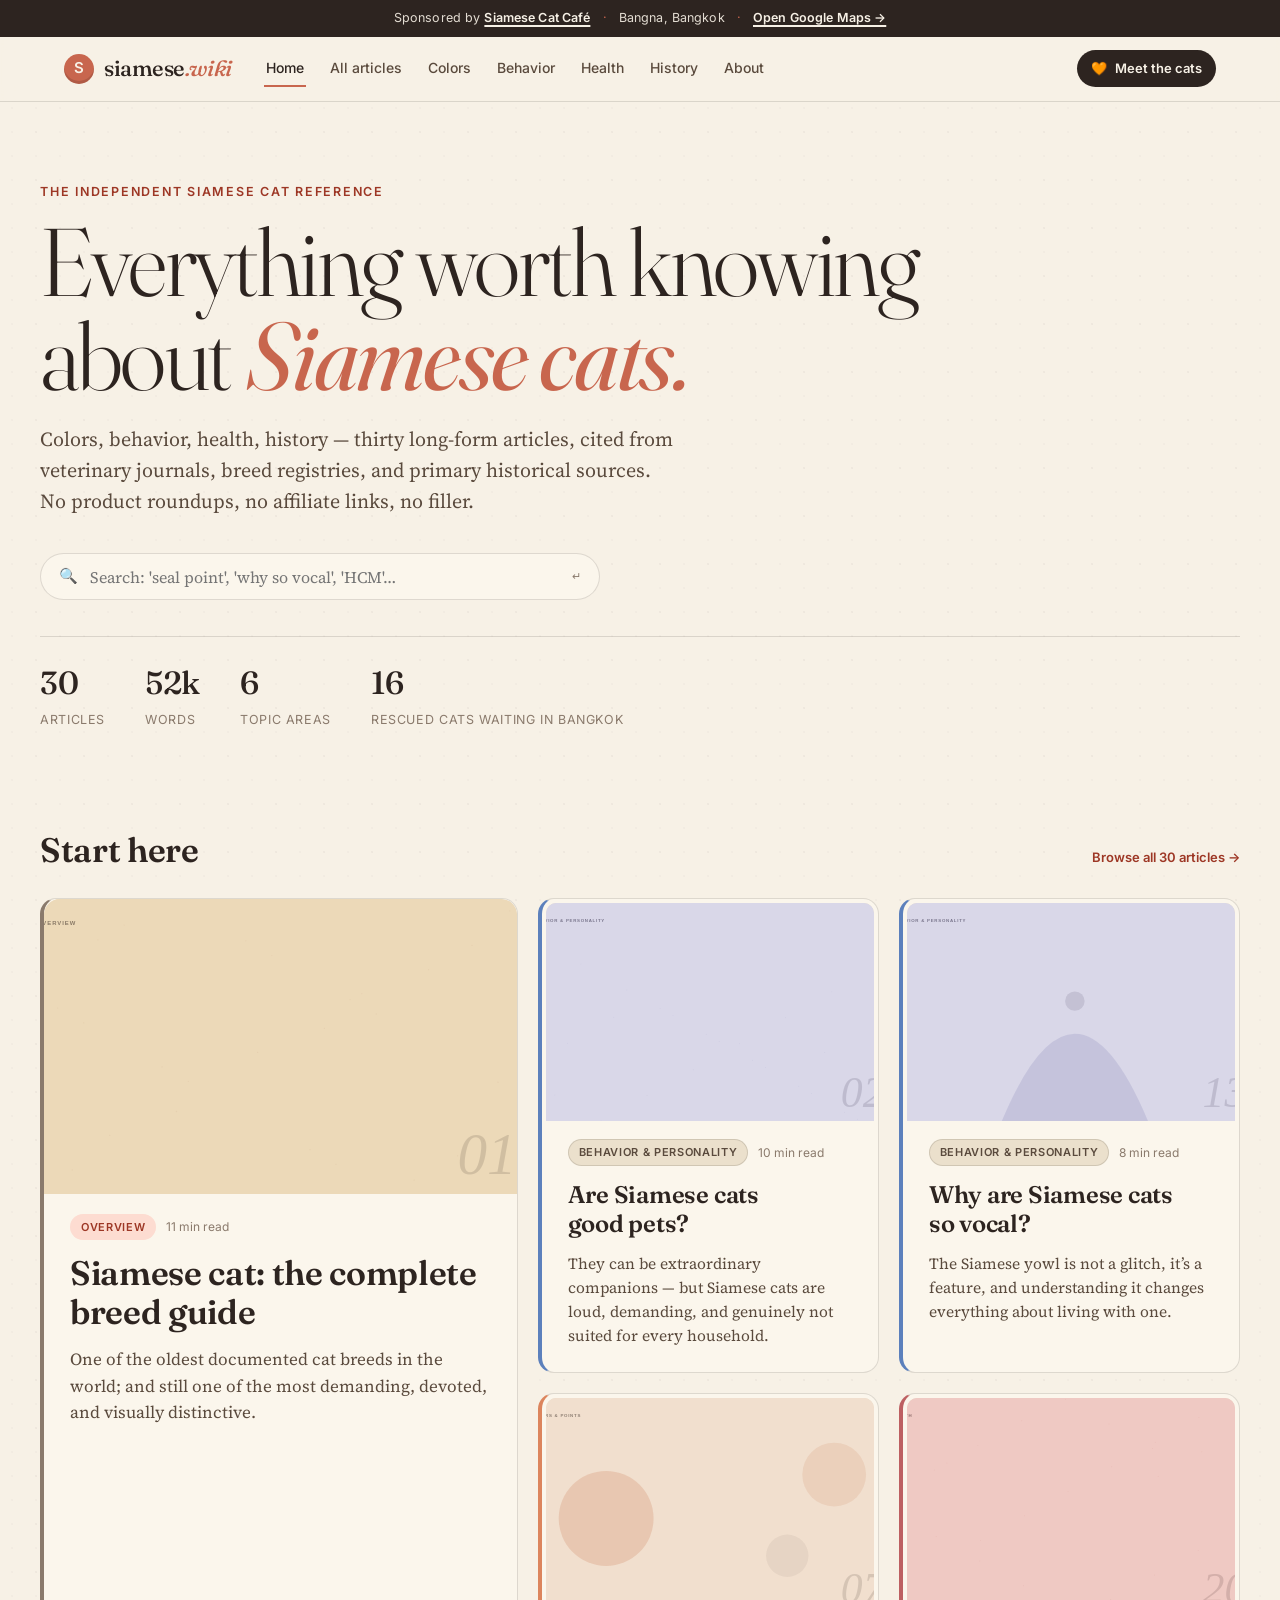
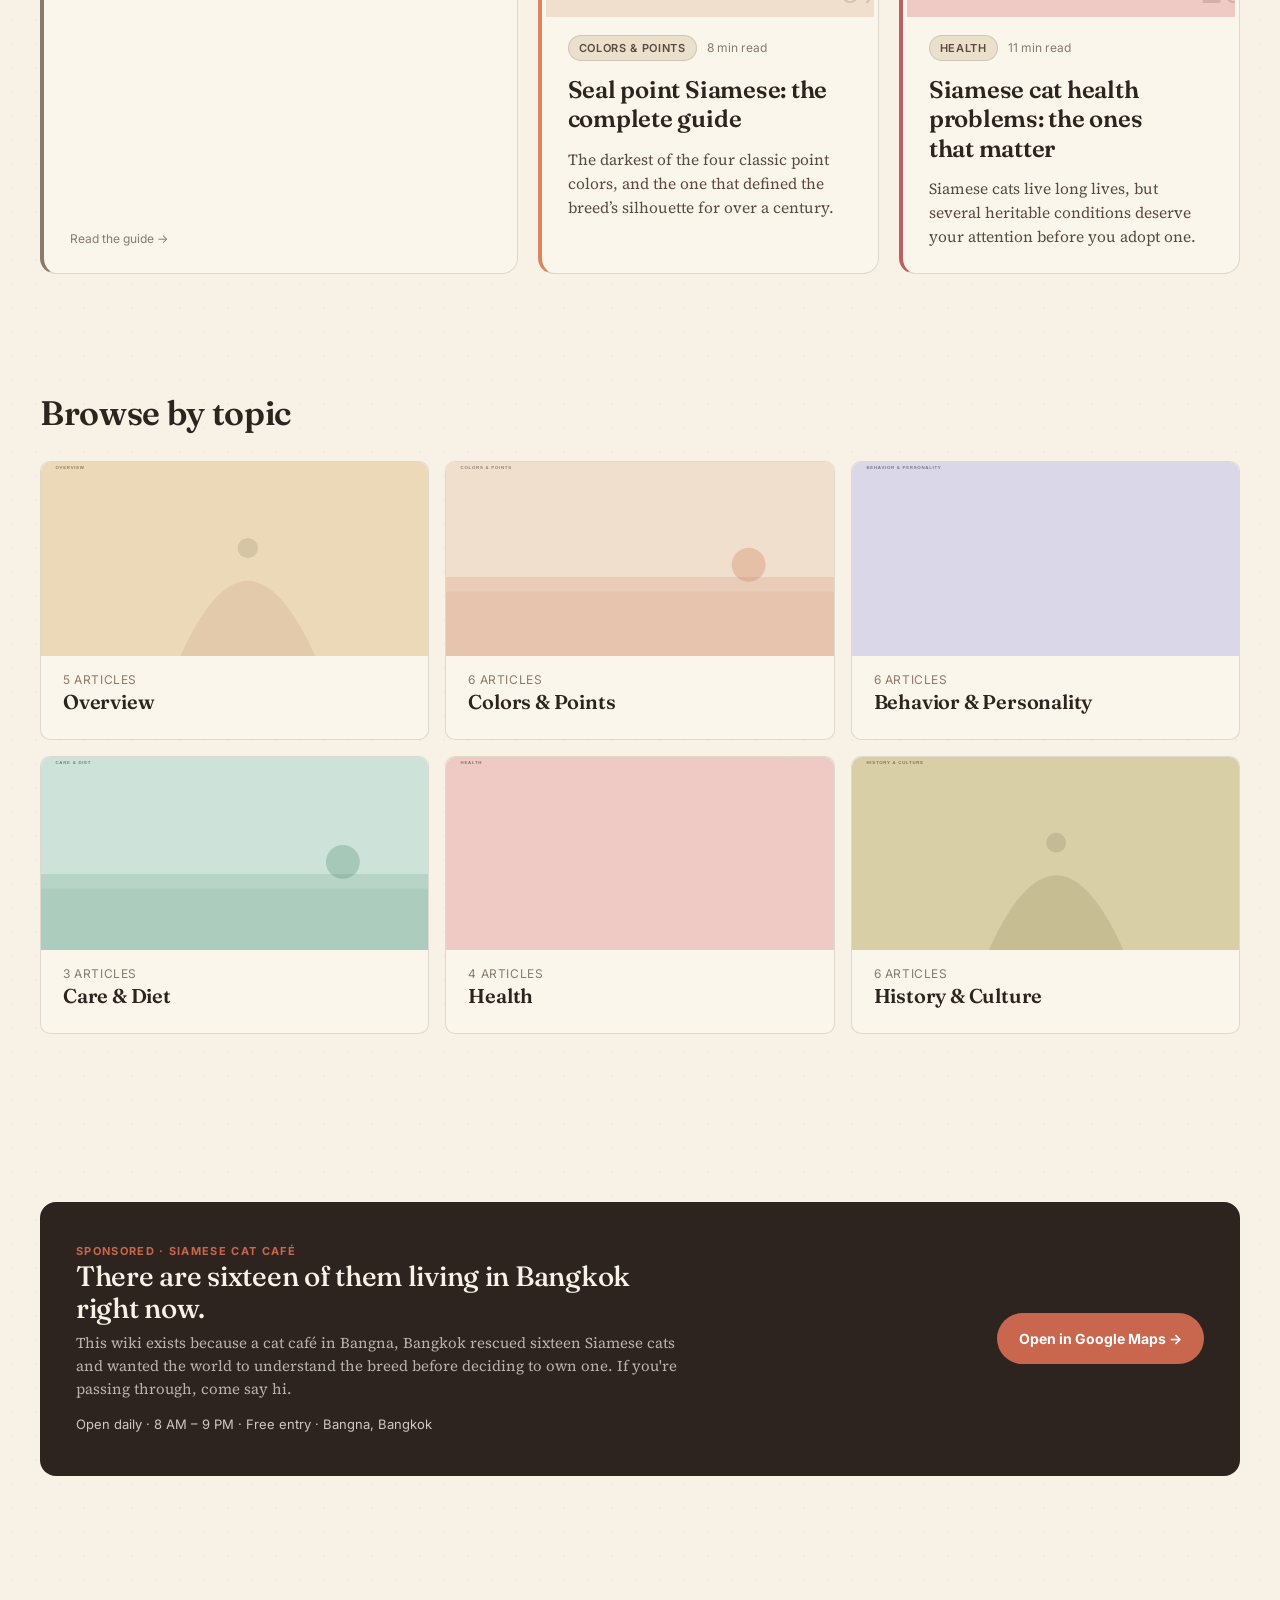
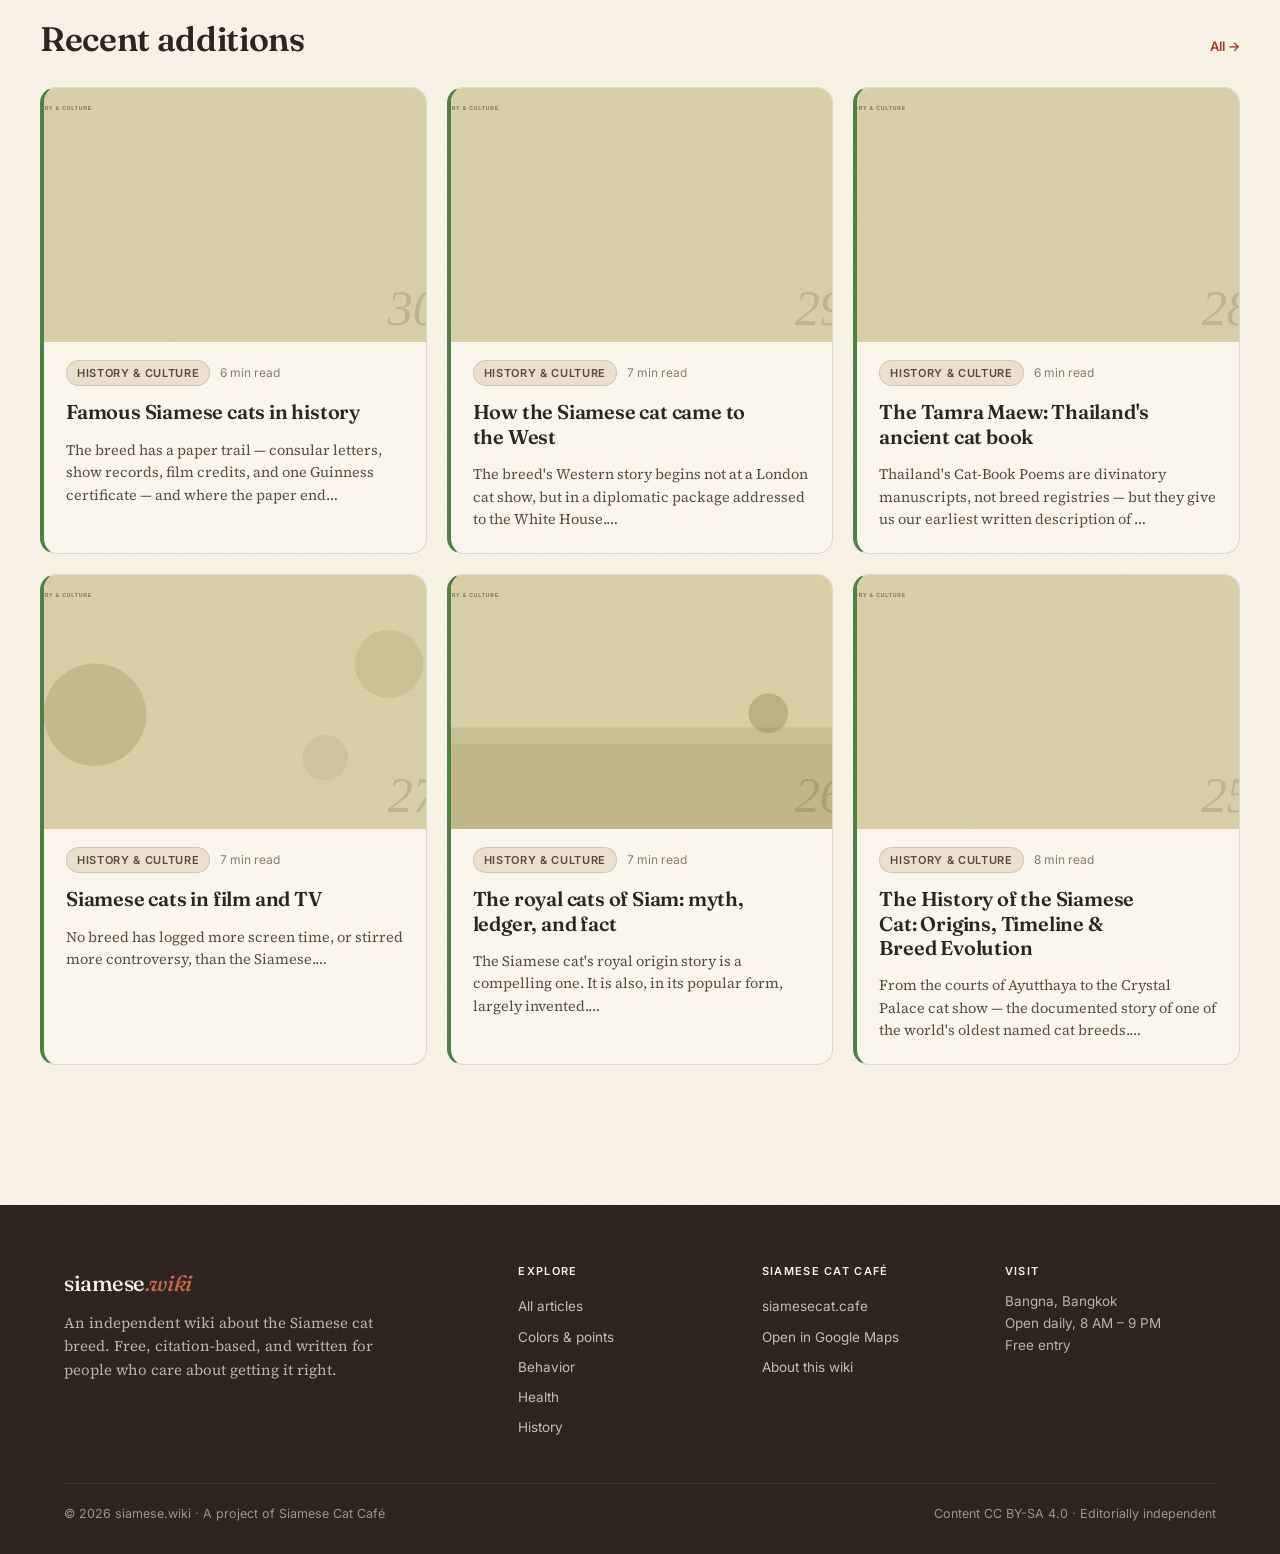
<file: index.html>
<!doctype html>
<html lang="en">
<head>
<meta charset="utf-8" />
<title>siamese.wiki — the independent Siamese cat reference</title>
<meta name="viewport" content="width=device-width, initial-scale=1" />
<meta name="description" content="An independent wiki about the Siamese cat breed. Colors, behavior, health, history — written carefully, with sources." />
<link rel="preconnect" href="https://fonts.googleapis.com">
<link rel="preconnect" href="https://fonts.gstatic.com" crossorigin>
<link href="https://fonts.googleapis.com/css2?family=Fraunces:ital,opsz,wght@0,9..144,300..700;1,9..144,400..600&family=Source+Serif+Pro:ital,wght@0,400;0,600;0,700;1,400&family=Inter:wght@400;500;600;700&display=swap" rel="stylesheet">
<link rel="stylesheet" href="site.css?v=4" />
<link rel="icon" href="data:image/svg+xml;utf8,%3Csvg xmlns='http://www.w3.org/2000/svg' viewBox='0 0 32 32'%3E%3Ccircle cx='16' cy='16' r='14' fill='%23c56b4a'/%3E%3Ctext x='16' y='22' text-anchor='middle' font-family='Fraunces,serif' font-size='18' font-weight='500' fill='%23fbf6ec'%3ES%3C/text%3E%3C/svg%3E" />
</head>
<body>
<div id="chrome-header"></div>

<main>
  <section class="hero wrap">
    <div class="eyebrow">the independent siamese cat reference</div>
    <h1>Everything worth knowing<br>about <em>Siamese cats.</em></h1>
    <p class="lede">
      Colors, behavior, health, history — thirty long-form articles, cited from veterinary journals, breed registries, and primary historical sources. No product roundups, no affiliate links, no filler.
    </p>
    <div class="searchbox">
      <span style="color:var(--ink-faint); font-size:15px;">🔍</span>
      <input id="homeSearch" placeholder="Search: 'seal point', 'why so vocal', 'HCM'…" />
      <span class="shortcut">↵</span>
    </div>
    <div class="hero-stats">
      <div><strong id="statArticles">30</strong>articles</div>
      <div><strong id="statWords">—</strong>words</div>
      <div><strong>6</strong>topic areas</div>
      <div><strong>16</strong>rescued cats waiting in bangkok</div>
    </div>
  </section>

  <section class="section wrap">
    <div class="section-head">
      <h2>Start here</h2>
      <a class="more" href="articles.html">Browse all 30 articles →</a>
    </div>
    <div class="featured-grid" id="featuredGrid"><!-- filled by JS --></div>
  </section>

  <section class="section wrap">
    <div class="section-head">
      <h2>Browse by topic</h2>
    </div>
    <div class="cat-grid" id="catGrid"><!-- filled by JS --></div>
  </section>

  <section class="section wrap">
    <div class="cta-footer">
      <div>
        <div class="label">Sponsored · Siamese Cat Café</div>
        <h3>There are sixteen of them living in Bangkok right now.</h3>
        <p>This wiki exists because a cat café in Bangna, Bangkok rescued sixteen Siamese cats and wanted the world to understand the breed before deciding to own one. If you're passing through, come say hi.</p>
        <div class="hours">Open daily · 8 AM – 9 PM · Free entry · Bangna, Bangkok</div>
      </div>
      <a class="map-btn" href="https://maps.app.goo.gl/o2Z7yN1yRLNKScro8" target="_blank" rel="noopener">
        Open in Google Maps →
      </a>
    </div>
  </section>

  <section class="section wrap">
    <div class="section-head">
      <h2>Recent additions</h2>
      <a class="more" href="articles.html">All →</a>
    </div>
    <div class="featured-grid" id="recentGrid" style="grid-template-columns: repeat(3, 1fr);"></div>
  </section>
</main>

<div id="chrome-footer"></div>

<script src="site.js?v=4"></script>
<script src="thumbs.js?v=4"></script>
<script>
(async () => {
  renderChrome('home');
  const m = await getManifest();
  
  // Stats
  const totalWords = m.reduce((s,a) => s + a.words, 0);
  document.getElementById('statWords').textContent = (totalWords/1000).toFixed(0) + 'k';
  
  // Featured: pick curated order — breed guide big, then 4 more
  const featuredSlugs = [
    'siamese-cat-the-complete-breed-guide',
    'are-siamese-cats-good-pets',
    'why-are-siamese-cats-so-vocal',
    'seal-point-siamese-the-complete-guide',
    'siamese-cat-health-problems-the-ones-that-matter'
  ];
  const featured = featuredSlugs.map(s => m.find(a => a.slug === s)).filter(Boolean);
  const [big, ...rest] = featured;
  
  const fg = document.getElementById('featuredGrid');
  fg.innerHTML = `
    <a class="card big" href="${articleHref(big)}" data-cat="${big.category}">
      <div class="thumb">${Thumbs.thumbHtml(big, { wide: true })}</div>
      <div class="meta"><span class="pill point">${big.category}</span><span>${readingLabel(big)}</span></div>
      <h3>${big.title}</h3>
      <p>${big.deck || big.quickAnswer.substring(0, 160) + '…'}</p>
      <div class="card-foot">Read the guide →</div>
    </a>
    ${rest.slice(0, 4).map(a => `
      <a class="card compact" href="${articleHref(a)}" data-cat="${a.category}">
        <div class="thumb">${Thumbs.thumbHtml(a)}</div>
        <div class="meta"><span class="pill">${a.category}</span><span>${readingLabel(a)}</span></div>
        <h3>${a.title}</h3>
        <p>${(a.deck || a.quickAnswer).substring(0, 140)}${(a.deck || a.quickAnswer).length > 140 ? '…' : ''}</p>
      </a>
    `).join('')}
  `;
  
  // Categories
  const cats = [...new Set(m.map(a => a.category))];
  const catOrder = ['Overview', 'Colors & Points', 'Behavior & Personality', 'Care & Diet', 'Health', 'History & Culture'];
  const catsSorted = catOrder.filter(c => cats.includes(c));
  document.getElementById('catGrid').innerHTML = catsSorted.map(c => {
    const n = m.filter(a => a.category === c).length;
    return `<a class="cat-card" href="articles.html#${categorySlug(c)}">
      <div class="thumb"><img src="${Thumbs.categoryPlaceholder(c)}" alt="${c}"/></div>
      <div class="n">${n} article${n>1?'s':''}</div>
      <h3>${c}</h3>
    </a>`;
  }).join('');
  
  // Recent: last 6 (sorted by num desc as proxy for "most recent written")
  const recent = [...m].sort((a,b) => b.num - a.num).slice(0, 6);
  document.getElementById('recentGrid').innerHTML = recent.map(a => `
    <a class="card compact" href="${articleHref(a)}" data-cat="${a.category}" style="padding: 22px;">
      <div class="thumb">${Thumbs.thumbHtml(a)}</div>
      <div class="meta"><span class="pill">${a.category}</span><span>${readingLabel(a)}</span></div>
      <h3 style="font-size:20px;">${a.title}</h3>
      <p style="font-size:14.5px;">${(a.deck || a.quickAnswer).substring(0, 130)}…</p>
    </a>
  `).join('');
  
  // Search
  const input = document.getElementById('homeSearch');
  input.addEventListener('keydown', e => {
    if (e.key === 'Enter') {
      const q = input.value.trim();
      if (q) location.href = `articles.html?q=${encodeURIComponent(q)}`;
    }
  });
})();
</script>
</body>
</html>
</file>
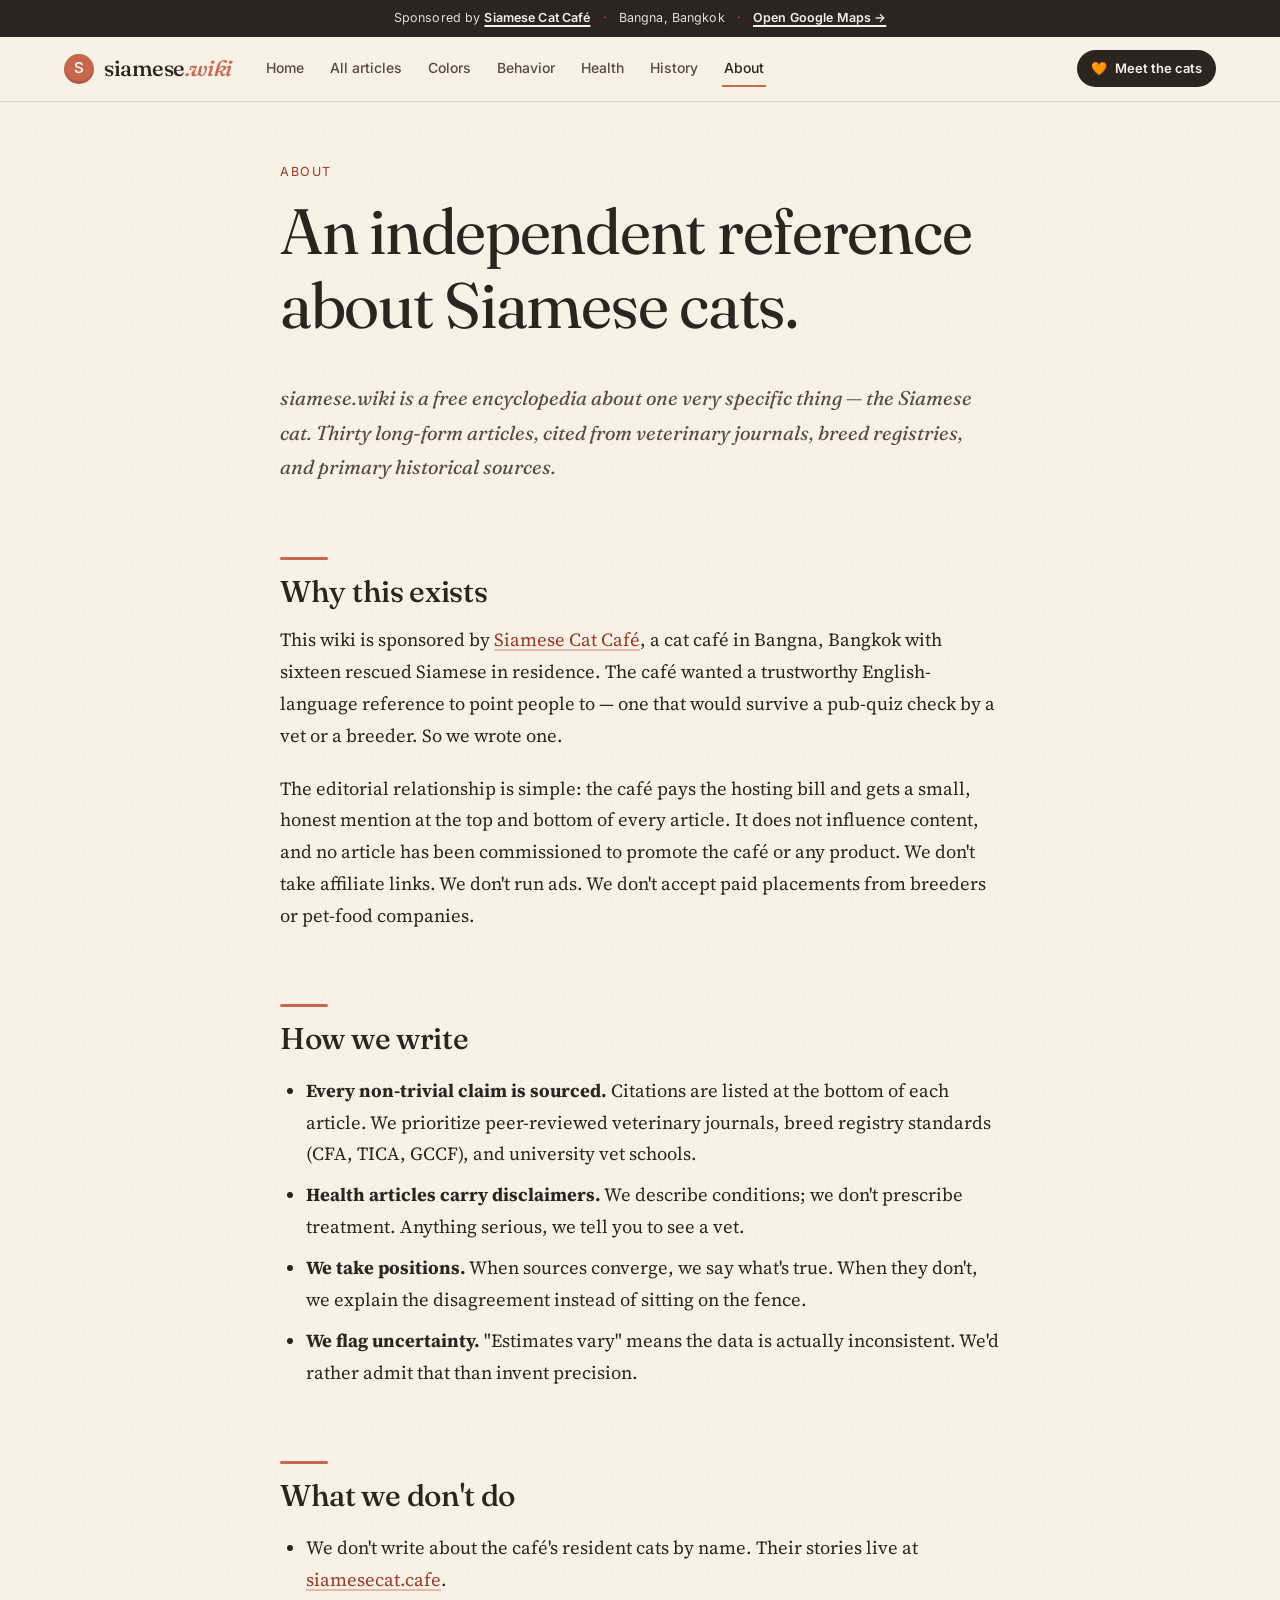
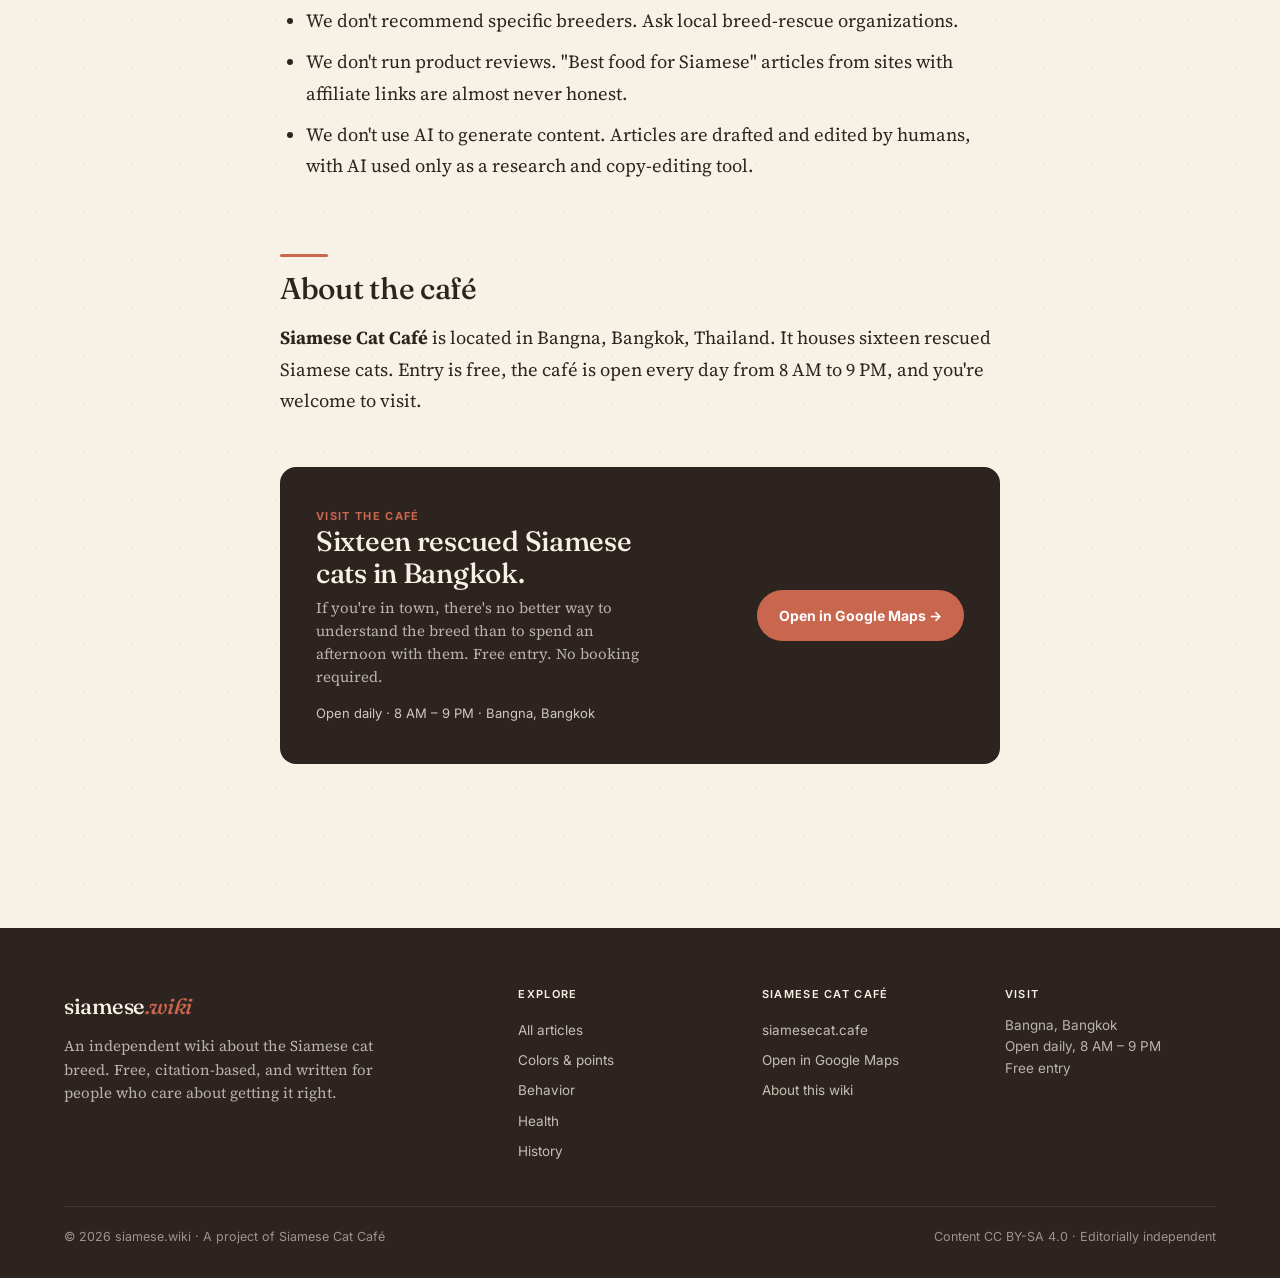
<file: about.html>
<!doctype html>
<html lang="en">
<head>
<meta charset="utf-8" />
<title>About · siamese.wiki</title>
<meta name="viewport" content="width=device-width, initial-scale=1" />
<meta name="description" content="About siamese.wiki — an independent reference about the Siamese cat breed, sponsored by Siamese Cat Café in Bangna, Bangkok." />
<link rel="preconnect" href="https://fonts.googleapis.com">
<link rel="preconnect" href="https://fonts.gstatic.com" crossorigin>
<link href="https://fonts.googleapis.com/css2?family=Fraunces:ital,opsz,wght@0,9..144,300..700;1,9..144,400..600&family=Source+Serif+Pro:ital,wght@0,400;0,600;0,700;1,400&family=Inter:wght@400;500;600;700&display=swap" rel="stylesheet">
<link rel="stylesheet" href="site.css?v=4" />
<link rel="icon" href="data:image/svg+xml;utf8,%3Csvg xmlns='http://www.w3.org/2000/svg' viewBox='0 0 32 32'%3E%3Ccircle cx='16' cy='16' r='14' fill='%23c56b4a'/%3E%3Ctext x='16' y='22' text-anchor='middle' font-family='Fraunces,serif' font-size='18' font-weight='500' fill='%23fbf6ec'%3ES%3C/text%3E%3C/svg%3E" />
</head>
<body>
<div id="chrome-header"></div>

<main class="wrap">
  <div style="max-width: 720px; margin: 0 auto; padding: 60px 0;">
    <div style="font-family: var(--f-ui); font-size: 12.5px; letter-spacing: 0.12em; text-transform: uppercase; color: var(--point-deep); margin-bottom: 12px;">About</div>
    <h1 style="font-size: clamp(40px, 5vw, 64px); font-weight: 400; letter-spacing: -0.02em; margin: 0;">An independent reference<br>about Siamese cats.</h1>
    
    <div class="prose" style="margin-top: 40px;">
      <p style="font-size: 20px; color: var(--ink-soft); font-family: var(--f-serif); font-style: italic;">
        siamese.wiki is a free encyclopedia about one very specific thing — the Siamese cat. Thirty long-form articles, cited from veterinary journals, breed registries, and primary historical sources.
      </p>
      
      <h2>Why this exists</h2>
      <p>
        This wiki is sponsored by <a href="https://siamesecat.cafe/" target="_blank" rel="noopener">Siamese Cat Café</a>, a cat café in Bangna, Bangkok with sixteen rescued Siamese in residence. The café wanted a trustworthy English-language reference to point people to — one that would survive a pub-quiz check by a vet or a breeder. So we wrote one.
      </p>
      <p>
        The editorial relationship is simple: the café pays the hosting bill and gets a small, honest mention at the top and bottom of every article. It does not influence content, and no article has been commissioned to promote the café or any product. We don't take affiliate links. We don't run ads. We don't accept paid placements from breeders or pet-food companies.
      </p>
      
      <h2>How we write</h2>
      <ul>
        <li><strong>Every non-trivial claim is sourced.</strong> Citations are listed at the bottom of each article. We prioritize peer-reviewed veterinary journals, breed registry standards (CFA, TICA, GCCF), and university vet schools.</li>
        <li><strong>Health articles carry disclaimers.</strong> We describe conditions; we don't prescribe treatment. Anything serious, we tell you to see a vet.</li>
        <li><strong>We take positions.</strong> When sources converge, we say what's true. When they don't, we explain the disagreement instead of sitting on the fence.</li>
        <li><strong>We flag uncertainty.</strong> "Estimates vary" means the data is actually inconsistent. We'd rather admit that than invent precision.</li>
      </ul>
      
      <h2>What we don't do</h2>
      <ul>
        <li>We don't write about the café's resident cats by name. Their stories live at <a href="https://siamesecat.cafe/" target="_blank" rel="noopener">siamesecat.cafe</a>.</li>
        <li>We don't recommend specific breeders. Ask local breed-rescue organizations.</li>
        <li>We don't run product reviews. "Best food for Siamese" articles from sites with affiliate links are almost never honest.</li>
        <li>We don't use AI to generate content. Articles are drafted and edited by humans, with AI used only as a research and copy-editing tool.</li>
      </ul>
      
      <h2>About the café</h2>
      <p>
        <strong>Siamese Cat Café</strong> is located in Bangna, Bangkok, Thailand. It houses sixteen rescued Siamese cats. Entry is free, the café is open every day from 8 AM to 9 PM, and you're welcome to visit.
      </p>
    </div>
    
    <div class="cta-footer" style="margin-top: 50px;">
      <div>
        <div class="label">Visit the café</div>
        <h3>Sixteen rescued Siamese cats in Bangkok.</h3>
        <p>If you're in town, there's no better way to understand the breed than to spend an afternoon with them. Free entry. No booking required.</p>
        <div class="hours">Open daily · 8 AM – 9 PM · Bangna, Bangkok</div>
      </div>
      <a class="map-btn" href="https://maps.app.goo.gl/o2Z7yN1yRLNKScro8" target="_blank" rel="noopener">Open in Google Maps →</a>
    </div>
  </div>
</main>

<div id="chrome-footer"></div>

<script src="site.js?v=4"></script>
<script>
renderChrome('about');
</script>
</body>
</html>
</file>
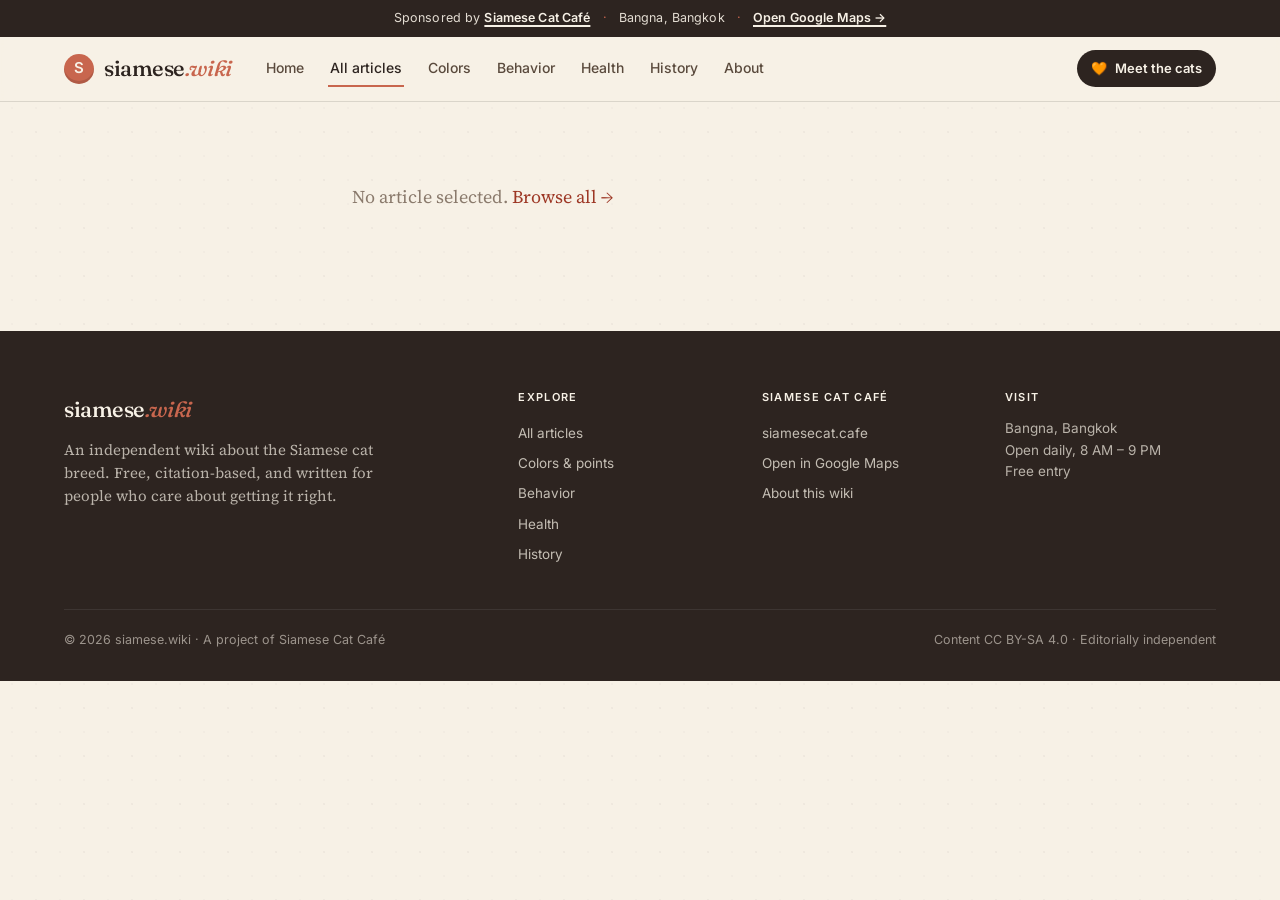
<file: article.html>
<!doctype html>
<html lang="en">
<head>
<meta charset="utf-8" />
<title>Loading… · siamese.wiki</title>
<meta name="viewport" content="width=device-width, initial-scale=1" />
<link rel="preconnect" href="https://fonts.googleapis.com">
<link rel="preconnect" href="https://fonts.gstatic.com" crossorigin>
<link href="https://fonts.googleapis.com/css2?family=Fraunces:ital,opsz,wght@0,9..144,300..700;1,9..144,400..600&family=Source+Serif+Pro:ital,wght@0,400;0,600;0,700;1,400&family=Inter:wght@400;500;600;700&display=swap" rel="stylesheet">
<link rel="stylesheet" href="site.css?v=4" />
<link rel="icon" href="data:image/svg+xml;utf8,%3Csvg xmlns='http://www.w3.org/2000/svg' viewBox='0 0 32 32'%3E%3Ccircle cx='16' cy='16' r='14' fill='%23c56b4a'/%3E%3Ctext x='16' y='22' text-anchor='middle' font-family='Fraunces,serif' font-size='18' font-weight='500' fill='%23fbf6ec'%3ES%3C/text%3E%3C/svg%3E" />
<style>
  sup.fn {
    font-family: var(--f-ui); font-size: 10.5px; font-weight: 600;
    color: var(--point-deep);
    margin: 0 2px;
    vertical-align: super;
    line-height: 0;
  }
</style>
</head>
<body>
<div id="chrome-header"></div>

<main class="wrap">
  <div class="article-layout">
    <article id="article">
      <div class="empty">Loading article…</div>
    </article>
    
    <aside class="sidebar" id="sidebar"></aside>
  </div>
</main>

<div id="chrome-footer"></div>

<script src="site.js?v=4"></script>
<script src="thumbs.js?v=4"></script>
<script>
(async () => {
  renderChrome('articles');
  
  const slug = new URLSearchParams(location.search).get('slug');
  if (!slug) {
    document.getElementById('article').innerHTML = '<div class="empty">No article selected. <a href="articles.html" style="color:var(--point-deep);">Browse all →</a></div>';
    return;
  }
  
  const m = await getManifest();
  const meta = m.find(a => a.slug === slug);
  if (!meta) {
    document.getElementById('article').innerHTML = '<div class="empty">Article not found.</div>';
    return;
  }
  
  // Update page meta
  document.title = meta.title + ' · siamese.wiki';
  
  // Fetch article markdown
  const r = await fetch(`../articles/${meta.file}`);
  const md = await r.text();
  
  // Split off title + deck + quick-answer for custom rendering
  // Strategy: render full md first, then prepend our custom header
  const lines = md.split('\n');
  let i = 0;
  
  // Skip H1
  if (lines[i] && lines[i].startsWith('# ')) i++;
  // Skip blank lines
  while (i < lines.length && lines[i].trim() === '') i++;
  // Skip deck (italic line)
  let deck = meta.deck;
  if (lines[i] && /^\*.+\*$/.test(lines[i].trim())) {
    i++;
  }
  while (i < lines.length && lines[i].trim() === '') i++;
  
  // Render the rest
  const bodyMd = lines.slice(i).join('\n');
  const bodyHtml = renderMarkdown(bodyMd);
  
  // Build header
  const tier = meta.ctaTier;
  const tierLabel = tier === 'loud' ? 'General · behavioral topic' : tier === 'subtle' ? 'Health topic · written conservatively' : 'General reference';
  
  const headerHtml = `
    <figure class="article-hero">${Thumbs.thumbHtml(meta, { wide: true })}</figure>
    <div class="article-head">
      <div class="crumbs">
        <a href="index.html">siamese.wiki</a>
        <span style="margin: 0 6px; color:var(--ink-faint);">/</span>
        <a href="articles.html#${categorySlug(meta.category)}">${meta.category}</a>
        <span style="margin: 0 6px; color:var(--ink-faint);">/</span>
        <span style="color:var(--ink-faint);">#${String(meta.num).padStart(2,'0')}</span>
      </div>
      <h1>${meta.title}</h1>
      ${deck ? `<p class="deck">${deck.replace(/\*\*/g, '')}</p>` : ''}
      <div class="byline">
        <span class="pill">${meta.category}</span>
        <span>${meta.readingMins} min read · ${meta.words.toLocaleString()} words</span>
        <span style="color:var(--ink-rule);">•</span>
        <span class="tier" style="color:var(--ink-faint);">${tierLabel}</span>
      </div>
    </div>
  `;
  
  document.getElementById('article').innerHTML = headerHtml + `<div class="prose">${bodyHtml}</div>` + buildArticleFoot(meta, m);
  
  // Build sidebar: TOC + mini CTA (if loud) + related
  buildSidebar(meta, m);
  
  // Smooth scroll + active TOC
  setupToc();
})();

function buildArticleFoot(meta, manifest) {
  // Keep reading: 3 from same category excluding self, else filler
  let related = manifest.filter(a => a.category === meta.category && a.slug !== meta.slug).slice(0, 3);
  if (related.length < 3) {
    const more = manifest.filter(a => a.slug !== meta.slug && !related.includes(a)).slice(0, 3 - related.length);
    related = related.concat(more);
  }
  
  const keepHtml = `
    <section class="keep-reading">
      <h3>Keep reading</h3>
      <div class="keep-grid">
        ${related.map(a => `
          <a class="card compact" href="${articleHref(a)}" data-cat="${a.category}" style="padding: 20px;">
            <div class="thumb">${Thumbs.thumbHtml(a)}</div>
            <div class="meta"><span class="pill">${a.category}</span><span>${readingLabel(a)}</span></div>
            <h3 style="font-size: 18px; line-height: 1.22;">${a.title}</h3>
          </a>
        `).join('')}
      </div>
    </section>
  `;
  
  // Tier-based footer CTA
  let ctaHtml;
  if (meta.ctaTier === 'subtle') {
    ctaHtml = `
      <div class="cta-subtle">
        <span style="color:var(--ink-faint);">This article is independent of our sponsor.</span>
        <span style="flex:1;"></span>
        <span>Sponsored by Siamese Cat Café in Bangna, Bangkok.</span>
        <a href="${MAPS_URL}" target="_blank" rel="noopener">Open Google Maps →</a>
      </div>
    `;
  } else {
    ctaHtml = `
      <div class="cta-footer">
        <div>
          <div class="label">Sponsored · meet a real Siamese</div>
          <h3>${meta.ctaTier === 'loud' ? 'In Bangkok this week?' : 'Sixteen Siamese cats live in Bangkok.'}</h3>
          <p>This wiki is supported by Siamese Cat Café in Bangna. ${meta.ctaTier === 'loud' ? '16 rescued Siamese cats live at the café — free entry, every day. Come say hi.' : 'If you\'re passing through Bangkok, come meet them.'}</p>
          <div class="hours">Open daily · 8 AM – 9 PM · Free entry · Bangna, Bangkok</div>
        </div>
        <a class="map-btn" href="${MAPS_URL}" target="_blank" rel="noopener">
          Open in Google Maps →
        </a>
      </div>
    `;
  }
  
  return keepHtml + ctaHtml;
}

function buildSidebar(meta, manifest) {
  const h2s = document.querySelectorAll('#article .prose h2');
  const tocItems = [...h2s].map(h => ({ id: h.id, text: h.textContent }));
  
  const miniCta = meta.ctaTier === 'loud' ? `
    <div class="sidebar-block">
      <div class="cta-mini">
        <div class="label">🧡 Sponsored</div>
        <h4>Meet a real Siamese in Bangkok</h4>
        <p>16 rescued Siamese cats live at our sponsor café. Free entry, 8 AM – 9 PM daily.</p>
        <a class="btn btn-primary" href="${MAPS_URL}" target="_blank" rel="noopener" style="width:100%; justify-content:center;">Open Maps →</a>
      </div>
    </div>
  ` : '';
  
  const tocHtml = tocItems.length ? `
    <div class="sidebar-block">
      <h4>On this page</h4>
      <ul class="toc">
        ${tocItems.map(t => `<li><a href="#${t.id}" data-target="${t.id}">${t.text}</a></li>`).join('')}
      </ul>
    </div>
  ` : '';
  
  document.getElementById('sidebar').innerHTML = miniCta + tocHtml;
}

function setupToc() {
  const links = document.querySelectorAll('.toc a');
  const headings = [...document.querySelectorAll('.prose h2')];
  
  function onScroll() {
    const y = window.scrollY + 120;
    let active = null;
    for (const h of headings) {
      if (h.offsetTop <= y) active = h.id;
    }
    links.forEach(a => a.classList.toggle('active', a.dataset.target === active));
  }
  window.addEventListener('scroll', onScroll, { passive: true });
  onScroll();
  
  links.forEach(a => a.addEventListener('click', e => {
    const id = a.dataset.target;
    const el = document.getElementById(id);
    if (el) {
      e.preventDefault();
      window.scrollTo({ top: el.getBoundingClientRect().top + window.scrollY - 72, behavior: 'smooth' });
      history.pushState(null, '', '#' + id);
    }
  }));
}
</script>
</body>
</html>
</file>
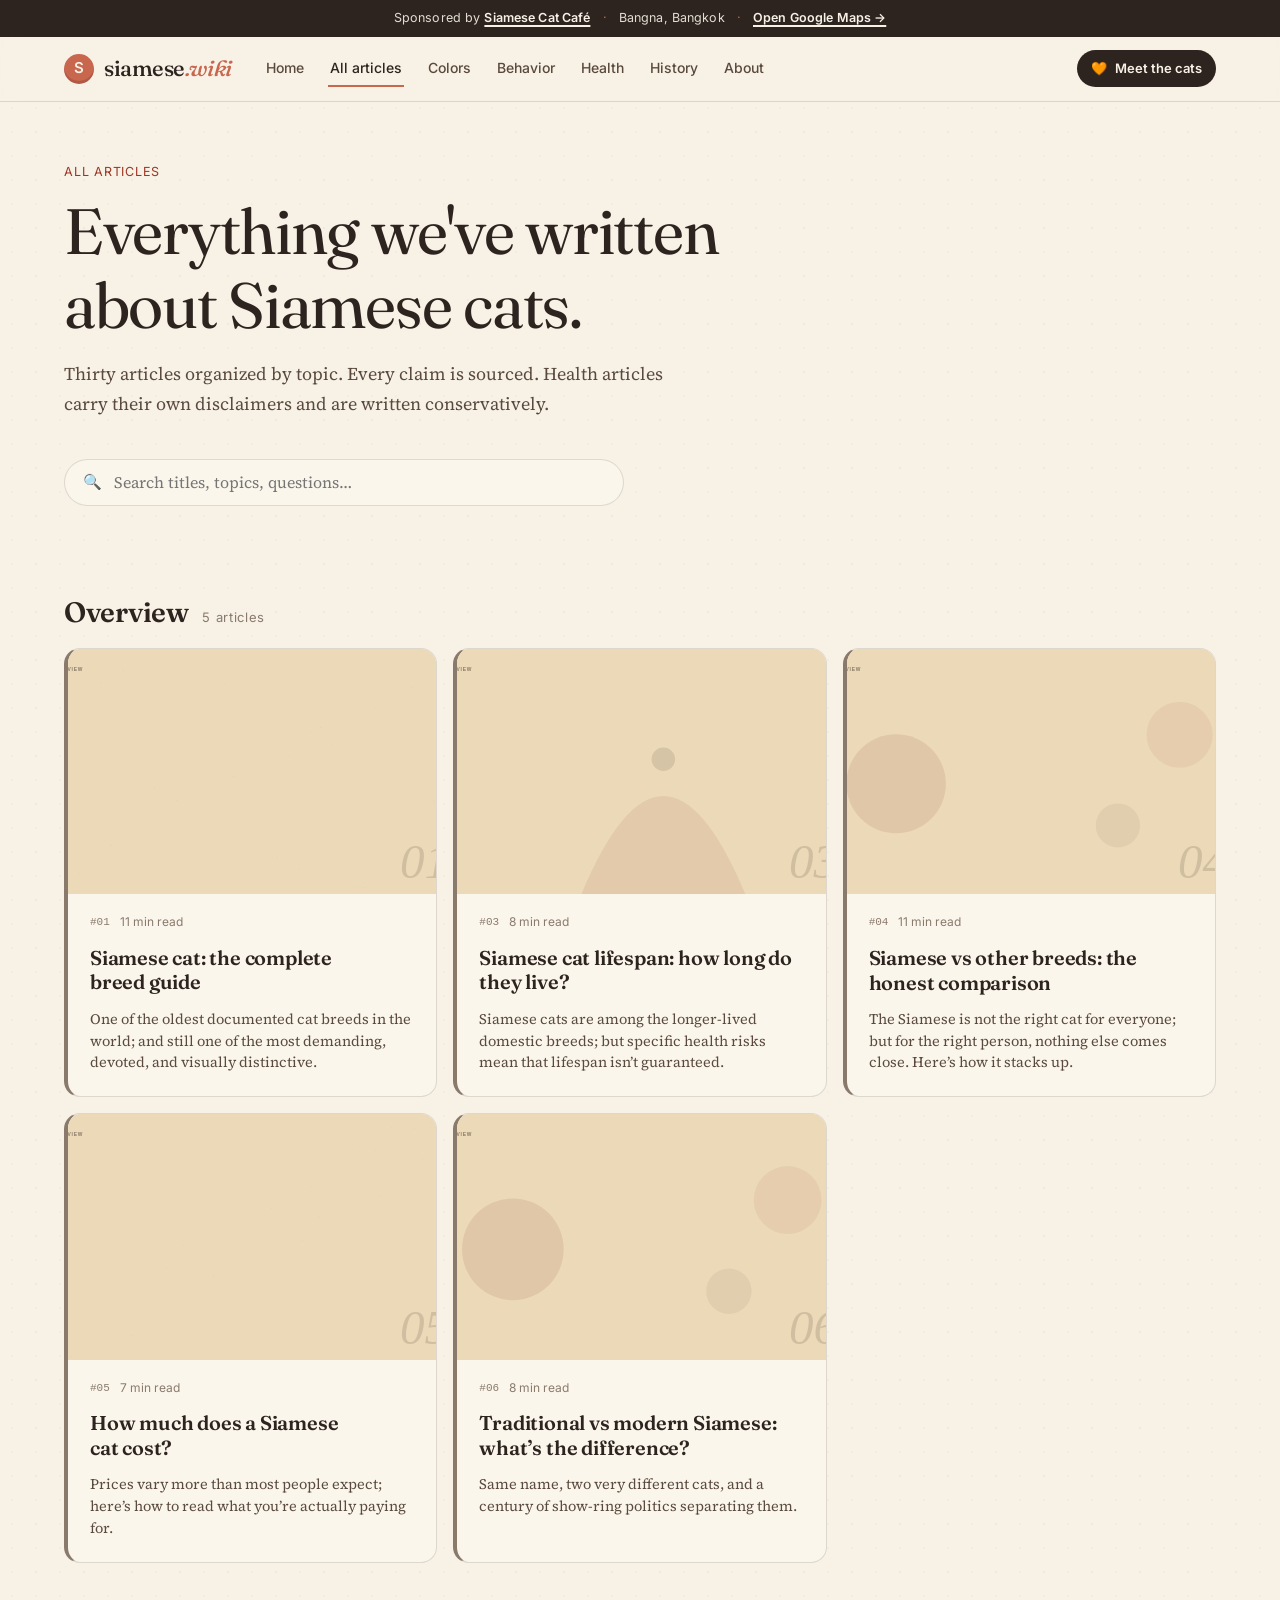
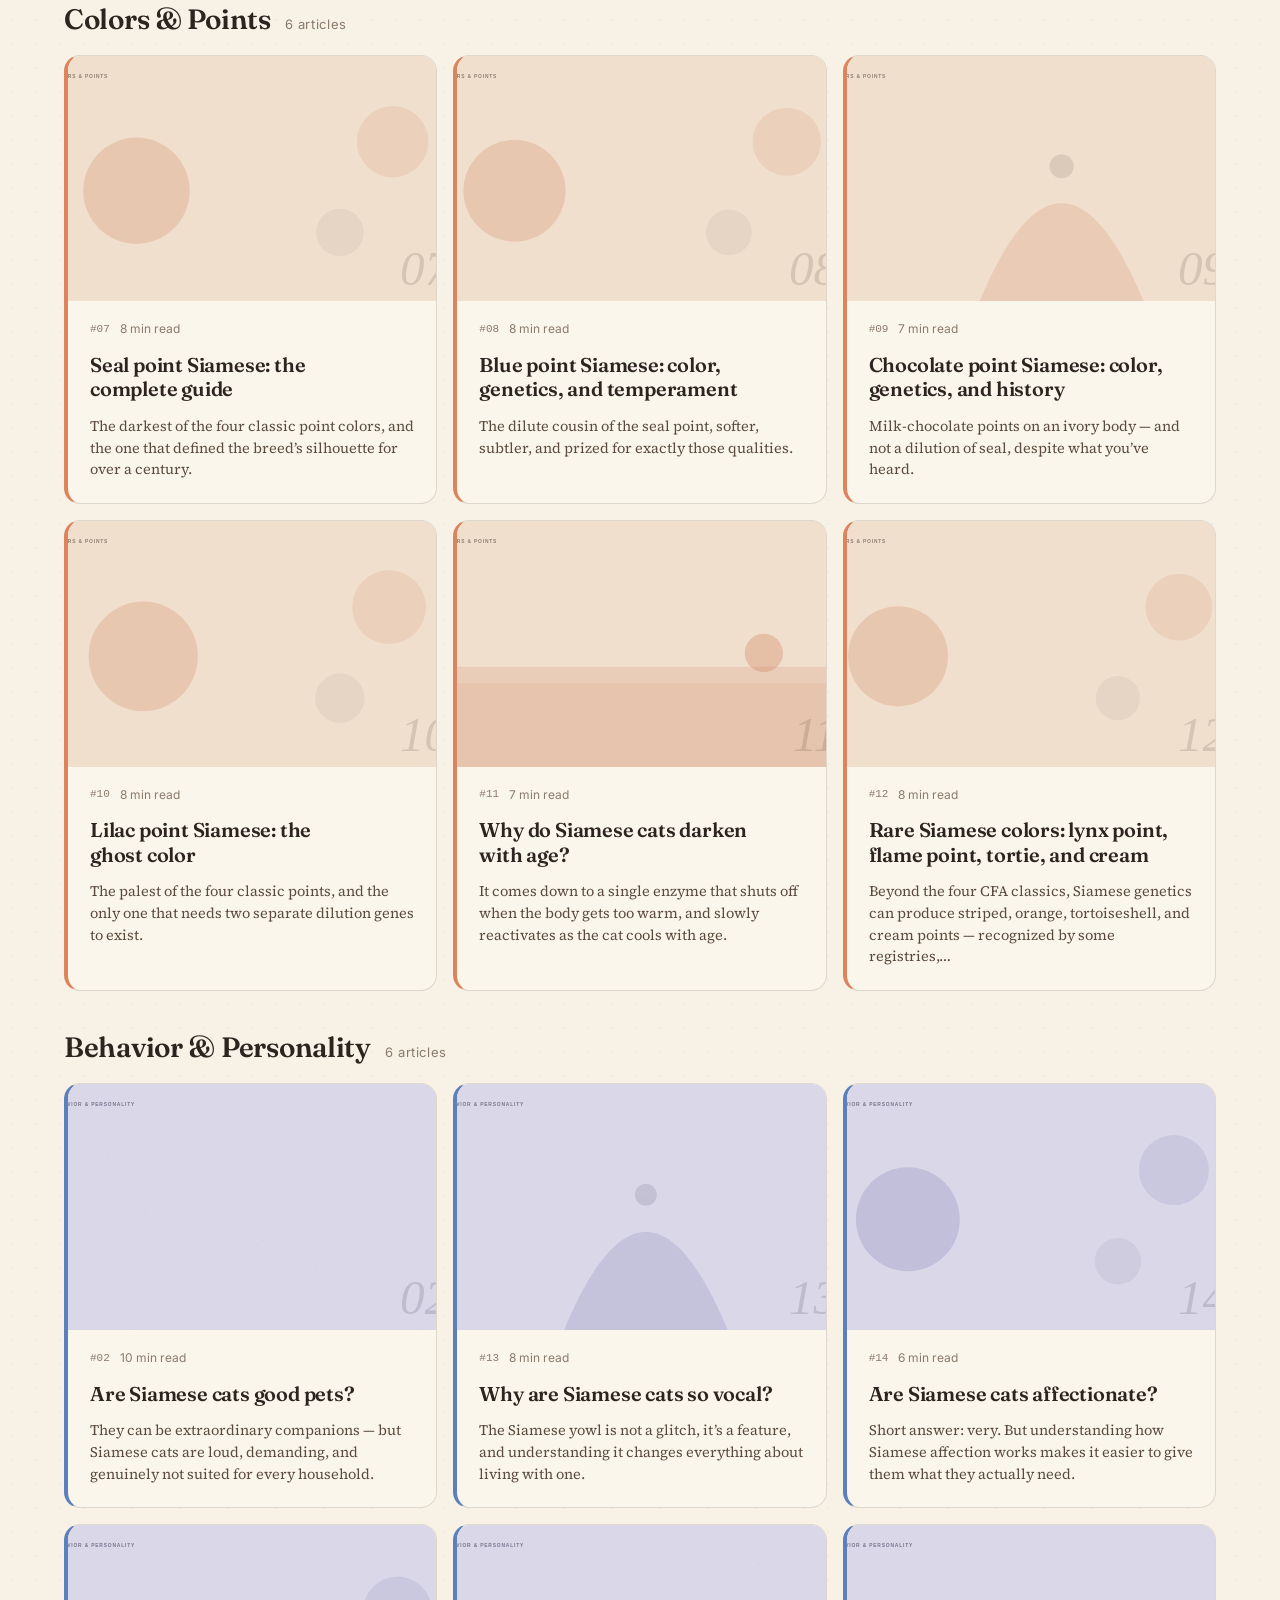
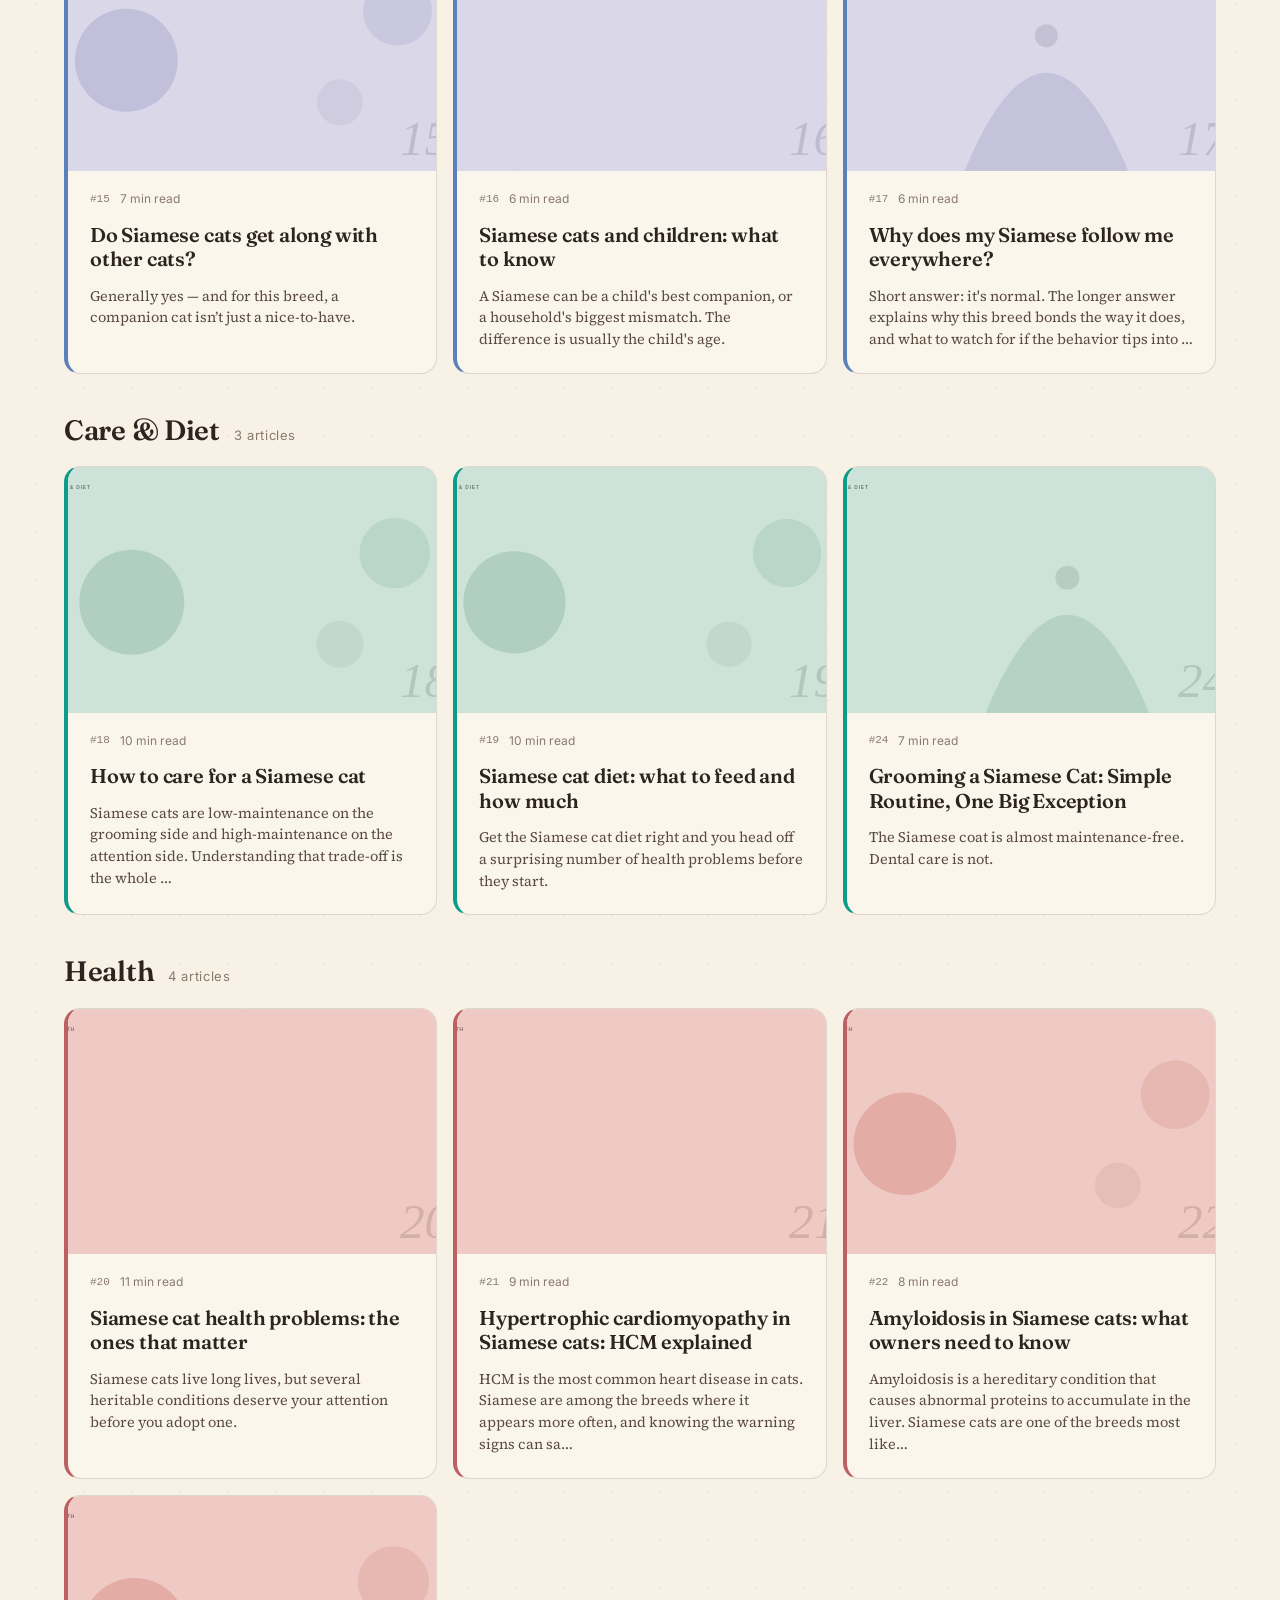
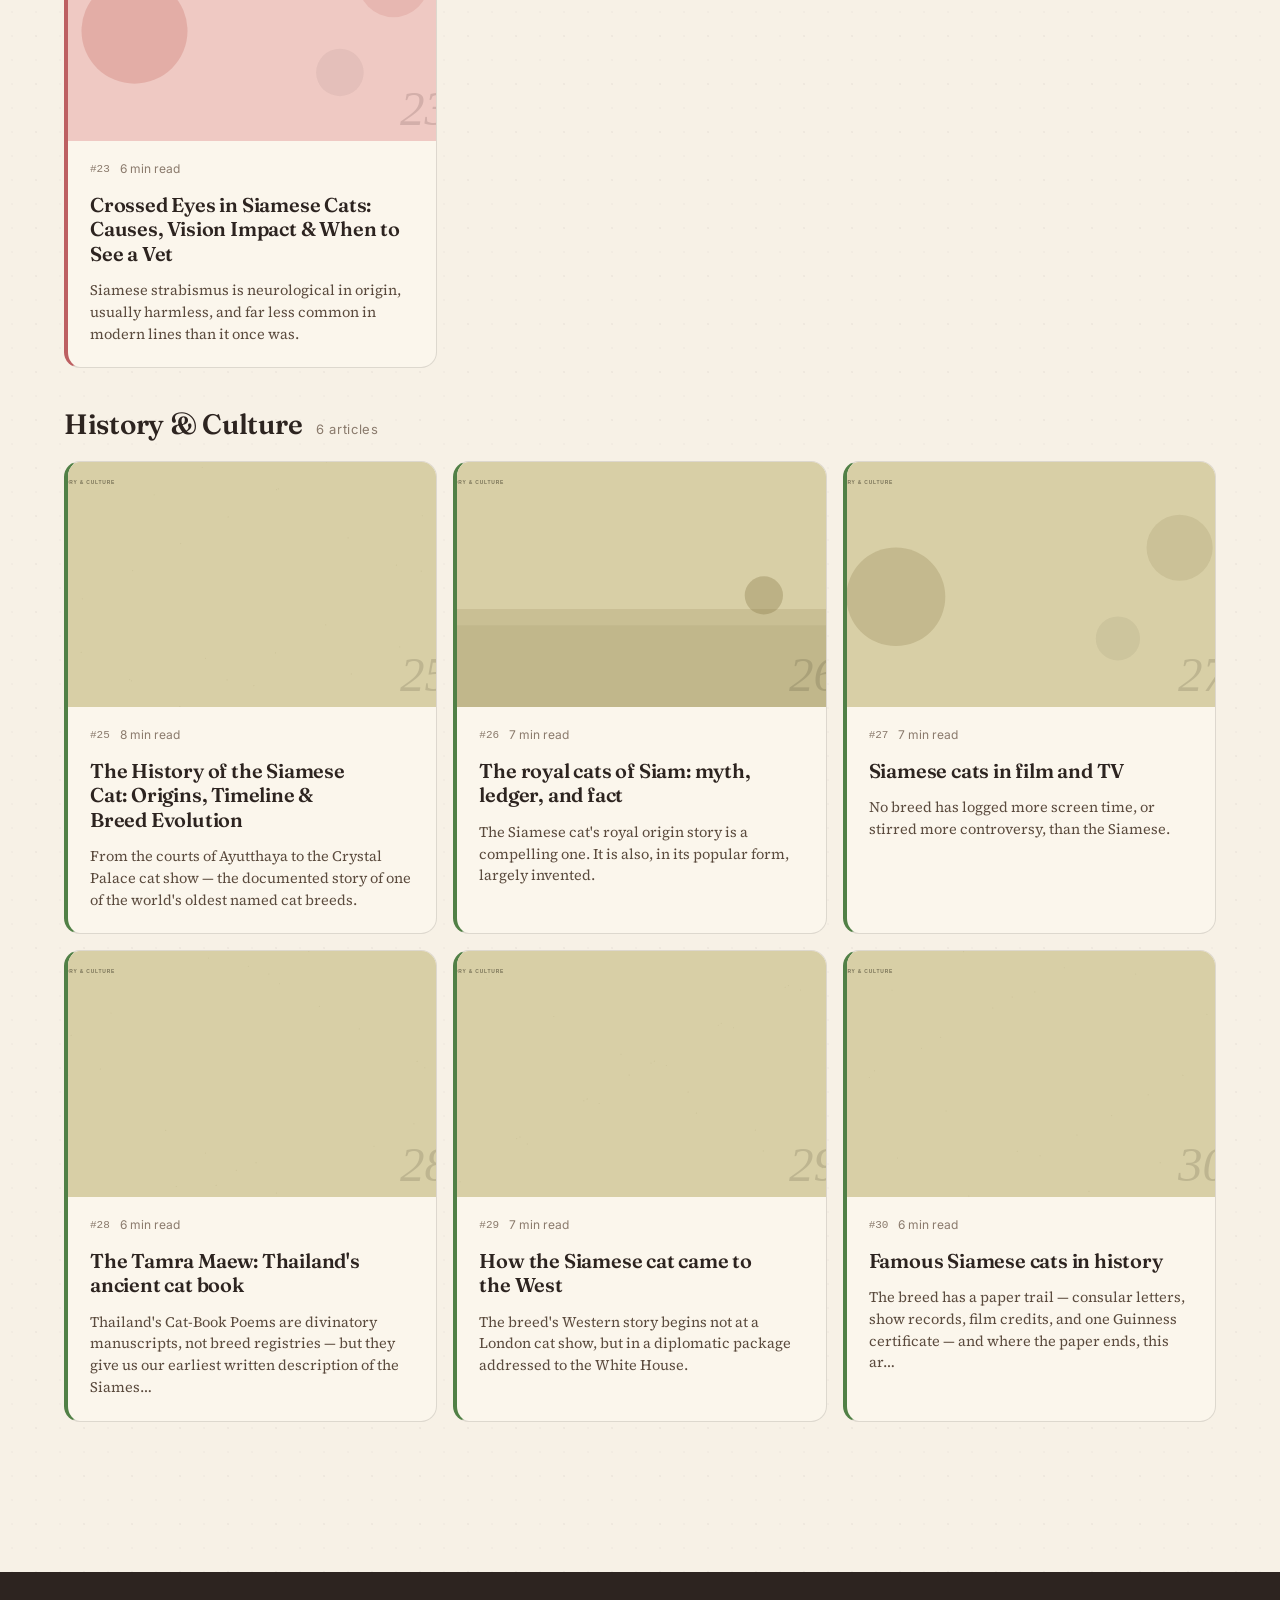
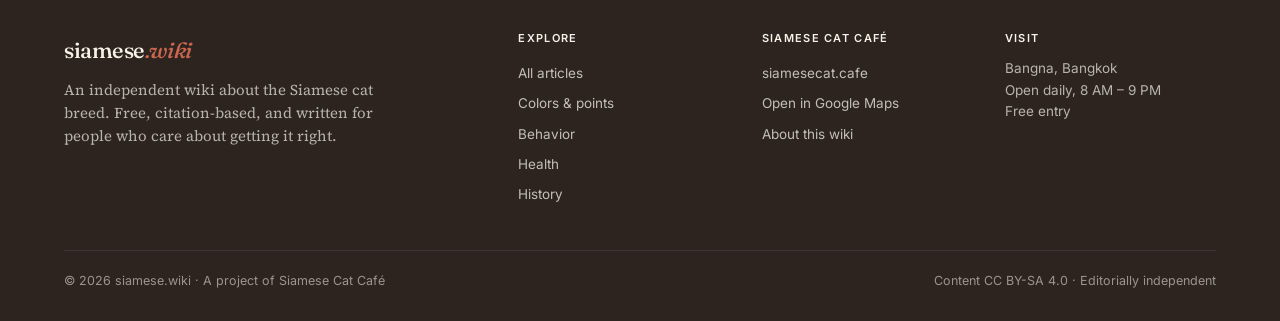
<file: articles.html>
<!doctype html>
<html lang="en">
<head>
<meta charset="utf-8" />
<title>All articles · siamese.wiki</title>
<meta name="viewport" content="width=device-width, initial-scale=1" />
<meta name="description" content="Browse all 30 articles on siamese.wiki — colors, behavior, health, history." />
<link rel="preconnect" href="https://fonts.googleapis.com">
<link rel="preconnect" href="https://fonts.gstatic.com" crossorigin>
<link href="https://fonts.googleapis.com/css2?family=Fraunces:ital,opsz,wght@0,9..144,300..700;1,9..144,400..600&family=Source+Serif+Pro:ital,wght@0,400;0,600;0,700;1,400&family=Inter:wght@400;500;600;700&display=swap" rel="stylesheet">
<link rel="stylesheet" href="site.css?v=4" />
<link rel="icon" href="data:image/svg+xml;utf8,%3Csvg xmlns='http://www.w3.org/2000/svg' viewBox='0 0 32 32'%3E%3Ccircle cx='16' cy='16' r='14' fill='%23c56b4a'/%3E%3Ctext x='16' y='22' text-anchor='middle' font-family='Fraunces,serif' font-size='18' font-weight='500' fill='%23fbf6ec'%3ES%3C/text%3E%3C/svg%3E" />
</head>
<body>
<div id="chrome-header"></div>

<main class="wrap" style="padding: 60px 24px 40px;">
  <div style="font-family: var(--f-ui); font-size: 12.5px; letter-spacing: 0.06em; text-transform: uppercase; color: var(--point-deep); margin-bottom: 12px;">ALL articles</div>
  <h1 style="font-size: clamp(40px, 5vw, 64px); font-weight: 400; letter-spacing: -0.02em; margin: 0;">Everything we've written<br>about Siamese cats.</h1>
  <p class="text-soft" style="max-width: 640px; font-size: 18px; margin-top: 18px;">
    Thirty articles organized by topic. Every claim is sourced. Health articles carry their own disclaimers and are written conservatively.
  </p>
  
  <div class="searchbox" style="margin: 40px 0 20px;">
    <span style="color:var(--ink-faint); font-size:15px;">🔍</span>
    <input id="search" placeholder="Search titles, topics, questions…" autofocus />
    <span class="shortcut mono" id="resultCount"></span>
  </div>
</main>

<main class="wrap" id="content" style="padding-bottom: 60px;"></main>

<div id="chrome-footer"></div>

<script src="site.js?v=4"></script>
<script src="thumbs.js?v=4"></script>
<script>
(async () => {
  renderChrome('articles');
  const m = await getManifest();
  
  const catOrder = ['Overview', 'Colors & Points', 'Behavior & Personality', 'Care & Diet', 'Health', 'History & Culture'];
  
  function render(filter = '') {
    const f = filter.toLowerCase().trim();
    const filtered = f ? m.filter(a =>
      (a.title + ' ' + (a.deck||'') + ' ' + (a.quickAnswer||'') + ' ' + a.category).toLowerCase().includes(f)
    ) : m;
    
    document.getElementById('resultCount').textContent = f ? `${filtered.length} found` : '';
    
    if (filtered.length === 0) {
      document.getElementById('content').innerHTML = `<div class="empty">No articles match "${filter}". <a href="articles.html" style="color:var(--point-deep); margin-left:8px;">Show all →</a></div>`;
      return;
    }
    
    const byCategory = {};
    for (const a of filtered) {
      byCategory[a.category] = byCategory[a.category] || [];
      byCategory[a.category].push(a);
    }
    
    const html = catOrder.filter(c => byCategory[c]).map(c => {
      const items = byCategory[c];
      return `
        <section class="section" id="${categorySlug(c)}" style="padding: 30px 0 10px;">
          <div class="section-head" style="margin-bottom:20px;">
            <h2 style="font-size:28px; margin:0;">${c} <span style="font-family:var(--f-ui); font-size:13px; color:var(--ink-faint); font-weight:400; letter-spacing:0.05em; margin-left:8px;">${items.length} article${items.length>1?'s':''}</span></h2>
          </div>
          <div class="featured-grid" style="grid-template-columns: repeat(3, 1fr); gap:16px;">
            ${items.map(a => `
              <a class="card compact" href="${articleHref(a)}" data-cat="${a.category}" style="padding: 22px;">
                <div class="thumb">${Thumbs.thumbHtml(a)}</div>
                <div class="meta"><span class="mono" style="font-size:11px; color:var(--ink-faint);">#${String(a.num).padStart(2,'0')}</span><span>${readingLabel(a)}</span></div>
                <h3 style="font-size:20px; line-height:1.22;">${a.title}</h3>
                <p style="font-size:14.5px; line-height:1.5;">${(a.deck || a.quickAnswer).substring(0, 140)}${(a.deck || a.quickAnswer).length > 140 ? '…' : ''}</p>
              </a>
            `).join('')}
          </div>
        </section>
      `;
    }).join('');
    
    document.getElementById('content').innerHTML = html;
  }
  
  const input = document.getElementById('search');
  input.addEventListener('input', e => render(e.target.value));
  
  // URL ?q=
  const q = new URLSearchParams(location.search).get('q');
  if (q) { input.value = q; render(q); } else { render(); }
  
  // Scroll to hash after render
  if (location.hash) {
    setTimeout(() => {
      const el = document.querySelector(location.hash);
      if (el) el.scrollIntoView ? window.scrollTo({ top: el.getBoundingClientRect().top + window.scrollY - 80, behavior: 'smooth' }) : null;
    }, 100);
  }
})();
</script>
</body>
</html>
</file>
<file: site.css>
/* ==========================================================================
   siamese.wiki — production site styles
   Warm paper + ink · Siamese point accent · editorial but distinctive
   ========================================================================== */

:root {
  --paper:      #f7f1e6;
  --paper-card: #fbf6ec;
  --paper-deep: #ebe0cc;
  --paper-line: #e1d4ba;

  --ink:        #2d2420;
  --ink-soft:   #5a4a3d;
  --ink-faint:  #8a7a6c;
  --ink-rule:   rgba(45, 36, 32, 0.14);

  --point:      oklch(62% 0.13 35);   /* seal-warm accent */
  --point-deep: oklch(48% 0.14 32);
  --point-soft: oklch(92% 0.04 40);

  --blue-pt:      oklch(55% 0.12 235);  /* siamese eye blue */
  --blue-pt-soft: oklch(92% 0.03 230);

  --leaf:       oklch(55% 0.11 150);

  --radius-sm: 6px;
  --radius:    10px;
  --radius-lg: 16px;

  --shadow-sm: 0 1px 2px rgba(45,36,32,0.06);
  --shadow:    0 6px 18px -8px rgba(45,36,32,0.22), 0 1px 2px rgba(45,36,32,0.06);

  --f-serif: "Fraunces", "Source Serif Pro", Georgia, serif;
  --f-body:  "Source Serif Pro", "Iowan Old Style", Georgia, serif;
  --f-ui:    "Inter", "SF Pro Text", -apple-system, BlinkMacSystemFont, sans-serif;
  --f-mono:  "JetBrains Mono", ui-monospace, SFMono-Regular, Menlo, monospace;
}

* { box-sizing: border-box; }
html { scroll-behavior: smooth; -webkit-text-size-adjust: 100%; }
body {
  margin: 0;
  background: var(--paper);
  color: var(--ink);
  font-family: var(--f-body);
  font-size: 18px;
  line-height: 1.65;
  -webkit-font-smoothing: antialiased;
  text-rendering: optimizeLegibility;
  background-image:
    radial-gradient(rgba(45,36,32,0.025) 1px, transparent 1px),
    radial-gradient(rgba(45,36,32,0.015) 1px, transparent 1px);
  background-size: 24px 24px, 48px 48px;
  background-position: 0 0, 12px 12px;
}

a { color: var(--point-deep); text-decoration: none; text-underline-offset: 3px; }
a:hover { text-decoration: underline; }

img { max-width: 100%; display: block; }

/* ── TYPE ────────────────────────────────────────────────────────────── */
h1, h2, h3, h4 { font-family: var(--f-serif); font-weight: 600; letter-spacing: -0.01em; color: var(--ink); line-height: 1.15; margin: 0; text-wrap: pretty; }
h1 { font-size: clamp(36px, 5vw, 56px); font-weight: 500; }
h2 { font-size: clamp(26px, 3vw, 34px); margin-top: 2.2em; margin-bottom: 0.5em; }
h3 { font-size: 22px; margin-top: 1.6em; margin-bottom: 0.4em; }
h4 { font-size: 16px; font-family: var(--f-ui); letter-spacing: 0.06em; text-transform: uppercase; color: var(--ink-faint); margin-top: 1.6em; }

p { margin: 0 0 1em; }
p + p { text-indent: 0; }
strong, b { font-weight: 700; color: var(--ink); }
em, i { font-style: italic; }

/* ── LAYOUT ──────────────────────────────────────────────────────────── */
.wrap { max-width: 1200px; margin: 0 auto; padding: 0 24px; }
.wrap-narrow { max-width: 720px; margin: 0 auto; padding: 0 24px; }

/* ── SITE HEADER ────────────────────────────────────────────────────── */
.site-header {
  position: sticky; top: 0; z-index: 50;
  background: color-mix(in oklab, var(--paper), transparent 15%);
  backdrop-filter: blur(8px);
  border-bottom: 1px solid var(--ink-rule);
}
.site-header .row {
  display: flex; align-items: center; gap: 32px;
  height: 64px;
}
.brand {
  display: flex; align-items: center; gap: 10px;
  font-family: var(--f-serif); font-size: 22px; font-weight: 500;
  color: var(--ink); text-decoration: none;
}
.brand .mark {
  width: 30px; height: 30px; border-radius: 50%;
  background: var(--point);
  display: grid; place-items: center;
  color: var(--paper); font-weight: 600; font-size: 15px;
  font-family: var(--f-ui);
  box-shadow: inset 0 -3px 0 rgba(0,0,0,0.12);
}
.brand .wordmark { letter-spacing: -0.02em; }
.brand .wordmark .tld { color: var(--point); font-style: italic; }

.nav { display: flex; gap: 22px; align-items: center; font-family: var(--f-ui); font-size: 14px; font-weight: 500; }
.nav a { color: var(--ink-soft); padding: 6px 2px; border-bottom: 2px solid transparent; transition: color .15s, border-color .15s; text-decoration: none; }
.nav a:hover { color: var(--ink); border-color: var(--point); }
.nav a.active { color: var(--ink); border-color: var(--point); }

.header-cta {
  margin-left: auto;
  display: inline-flex; align-items: center; gap: 8px;
  font-family: var(--f-ui); font-size: 13px; font-weight: 600;
  padding: 8px 14px;
  background: var(--ink); color: var(--paper);
  border-radius: 999px; text-decoration: none;
  transition: background .15s;
}
.header-cta:hover { background: var(--point-deep); color: var(--paper); text-decoration: none; }

/* ── SPONSOR STRIP ──────────────────────────────────────────────────── */
.sponsor-strip {
  background: var(--ink);
  color: color-mix(in oklab, var(--paper), transparent 10%);
  font-family: var(--f-ui); font-size: 12.5px; letter-spacing: 0.01em;
  padding: 8px 24px;
  text-align: center;
}
.sponsor-strip a { color: var(--paper); font-weight: 600; text-decoration: underline; text-underline-offset: 3px; text-decoration-thickness: 1.5px; }
.sponsor-strip .dot { color: var(--point); margin: 0 8px; }

/* ── BUTTONS / PILLS ───────────────────────────────────────────────── */
.btn {
  display: inline-flex; align-items: center; gap: 8px;
  font-family: var(--f-ui); font-size: 14px; font-weight: 600;
  padding: 10px 18px;
  border-radius: 999px;
  border: 1.5px solid transparent;
  cursor: pointer;
  text-decoration: none;
  transition: transform .1s, background .15s, color .15s;
}
.btn:hover { transform: translateY(-1px); text-decoration: none; }
.btn-primary { background: var(--point); color: #fff; border-color: var(--point); }
.btn-primary:hover { background: var(--point-deep); border-color: var(--point-deep); color: #fff; }
.btn-ghost { background: transparent; color: var(--ink); border-color: var(--ink-rule); }
.btn-ghost:hover { border-color: var(--ink); background: var(--paper-card); color: var(--ink); }

.pill {
  display: inline-block;
  font-family: var(--f-ui); font-size: 11px; font-weight: 600;
  letter-spacing: 0.06em; text-transform: uppercase;
  padding: 3px 10px;
  border-radius: 999px;
  background: var(--paper-deep);
  color: var(--ink-soft);
  border: 1px solid var(--ink-rule);
}
.pill.point { background: var(--point-soft); color: var(--point-deep); border-color: transparent; }
.pill.blue  { background: var(--blue-pt-soft); color: oklch(38% 0.08 235); border-color: transparent; }

/* ── HERO (homepage) ───────────────────────────────────────────────── */
.hero {
  padding: 80px 0 40px;
  position: relative;
}
.hero .eyebrow {
  font-family: var(--f-ui); font-size: 12.5px; font-weight: 600;
  letter-spacing: 0.14em; text-transform: uppercase;
  color: var(--point-deep);
}
.hero h1 {
  font-size: clamp(52px, 8vw, 96px);
  font-weight: 300;
  line-height: 0.98;
  letter-spacing: -0.025em;
  margin-top: 12px;
}
.hero h1 em { font-style: italic; color: var(--point); font-weight: 400; }
.hero .lede {
  margin-top: 22px;
  max-width: 640px;
  font-size: 20px; line-height: 1.55;
  color: var(--ink-soft);
}
.hero-stats {
  display: flex; gap: 40px; margin-top: 36px; flex-wrap: wrap;
  padding-top: 20px; border-top: 1px solid var(--ink-rule);
}
.hero-stats div {
  font-family: var(--f-ui); font-size: 12.5px;
  color: var(--ink-faint);
  letter-spacing: 0.05em; text-transform: uppercase;
}
.hero-stats strong {
  display: block;
  font-family: var(--f-serif); font-size: 32px; font-weight: 500;
  color: var(--ink);
  letter-spacing: -0.01em;
  text-transform: none;
}

/* ── SECTION HEADERS ───────────────────────────────────────────────── */
.section { padding: 60px 0; }
.section-head { display: flex; align-items: baseline; justify-content: space-between; gap: 20px; margin-bottom: 28px; }
.section-head h2 { margin: 0; }
.section-head .more { font-family: var(--f-ui); font-size: 13px; font-weight: 600; color: var(--point-deep); }

/* ── FEATURED / ARTICLE CARDS ──────────────────────────────────────── */
.featured-grid { display: grid; grid-template-columns: 1.4fr 1fr 1fr; gap: 20px; }
@media (max-width: 900px) { .featured-grid { grid-template-columns: 1fr; } }

.card {
  background: var(--paper-card);
  border: 1px solid var(--ink-rule);
  border-radius: var(--radius-lg);
  padding: 26px 26px 24px;
  display: flex; flex-direction: column; gap: 14px;
  text-decoration: none; color: inherit;
  transition: transform .18s, box-shadow .18s, border-color .18s;
  position: relative;
  overflow: hidden;
}
.card:hover { transform: translateY(-3px); box-shadow: var(--shadow); border-color: var(--ink-faint); text-decoration: none; }
.card .meta { display: flex; gap: 10px; align-items: center; font-family: var(--f-ui); font-size: 12px; color: var(--ink-faint); }
.card h3 { font-size: 24px; line-height: 1.22; margin: 0; }
.card p { color: var(--ink-soft); font-size: 15.5px; line-height: 1.55; margin: 0; }
.card .card-foot { margin-top: auto; padding-top: 12px; font-family: var(--f-ui); font-size: 12px; color: var(--ink-faint); }

.card.big { grid-row: span 2; }
.card.big h3 { font-size: 34px; line-height: 1.15; }
.card.big p { font-size: 17px; }
.card .thumb {
  margin: -26px -26px 6px; border-radius: var(--radius-lg) var(--radius-lg) 0 0;
  position: relative; overflow: hidden;
  aspect-ratio: 16 / 9;
  background: var(--paper-deep);
}
.card .thumb img { width: 100%; height: 100%; object-fit: cover; display: block; }
.card.big .thumb { aspect-ratio: 16 / 10; }
.card.compact .thumb { aspect-ratio: 3 / 2; margin: -22px -22px 4px; border-radius: var(--radius) var(--radius) 0 0; }

/* Category cards — thumbs */
.cat-card .thumb {
  aspect-ratio: 2 / 1;
  margin: -22px -22px 14px;
  border-radius: var(--radius) var(--radius) 0 0;
  overflow: hidden;
  background: var(--paper-deep);
}
.cat-card .thumb img { width: 100%; height: 100%; object-fit: cover; display: block; }

/* Article hero image */
.article-hero {
  margin: 0 0 32px;
  border-radius: var(--radius-lg);
  overflow: hidden;
  aspect-ratio: 16 / 9;
  background: var(--paper-deep);
}
.article-hero img { width: 100%; height: 100%; object-fit: cover; display: block; }
.article-hero + .article-head { margin-top: 0; }

.prose figure { margin: 32px 0; }
.prose figure img { border-radius: var(--radius); width: 100%; }
.prose figcaption { font-family: var(--f-ui); font-size: 13px; color: var(--ink-faint); margin-top: 10px; line-height: 1.5; }

/* Colored accent strip by category */
.card[data-cat="Colors & Points"]       { border-left: 4px solid oklch(70% 0.12 45); }
.card[data-cat="Health"]                 { border-left: 4px solid oklch(60% 0.12 20); }
.card[data-cat="Behavior & Personality"] { border-left: 4px solid oklch(60% 0.10 260); }
.card[data-cat="History & Culture"]      { border-left: 4px solid oklch(55% 0.10 140); }
.card[data-cat="Care & Diet"]            { border-left: 4px solid oklch(62% 0.11 180); }
.card[data-cat="Overview"]               { border-left: 4px solid var(--ink-faint); }

/* ── CATEGORY GRID ─────────────────────────────────────────────────── */
.cat-grid { display: grid; grid-template-columns: repeat(3, 1fr); gap: 16px; }
@media (max-width: 800px) { .cat-grid { grid-template-columns: 1fr 1fr; } }
@media (max-width: 500px) { .cat-grid { grid-template-columns: 1fr; } }

.cat-card {
  background: var(--paper-card);
  border: 1px solid var(--ink-rule);
  border-radius: var(--radius);
  padding: 22px;
  text-decoration: none; color: inherit;
  transition: border-color .15s, background .15s;
}
.cat-card:hover { border-color: var(--ink); background: var(--paper-deep); text-decoration: none; }
.cat-card h3 { font-size: 20px; margin: 0 0 4px; font-family: var(--f-serif); }
.cat-card .n { font-family: var(--f-ui); font-size: 12px; color: var(--ink-faint); letter-spacing: 0.05em; text-transform: uppercase; }

/* ── CAFÉ CTA BLOCKS (tier-based) ─────────────────────────────────── */
.cta-inline {
  background: linear-gradient(135deg, var(--point-soft), color-mix(in oklab, var(--point-soft), var(--paper) 40%));
  border: 1px solid color-mix(in oklab, var(--point), transparent 70%);
  border-radius: var(--radius-lg);
  padding: 28px 28px 26px;
  margin: 32px 0;
  display: grid; grid-template-columns: 1fr auto; gap: 20px; align-items: center;
}
.cta-inline .label {
  font-family: var(--f-ui); font-size: 11px; font-weight: 700;
  letter-spacing: 0.12em; text-transform: uppercase;
  color: var(--point-deep);
}
.cta-inline h4 {
  font-family: var(--f-serif); font-size: 24px; font-weight: 500;
  margin: 6px 0 4px;
  color: var(--ink);
  letter-spacing: -0.01em; text-transform: none;
}
.cta-inline p { margin: 4px 0 0; color: var(--ink-soft); font-size: 15px; line-height: 1.5; }
.cta-inline .cta-buttons { display: flex; gap: 10px; flex-wrap: wrap; }
@media (max-width: 700px) { .cta-inline { grid-template-columns: 1fr; } }

.cta-footer {
  background: var(--ink);
  color: color-mix(in oklab, var(--paper), transparent 5%);
  border-radius: var(--radius-lg);
  padding: 40px 36px;
  margin: 48px 0 24px;
  display: grid; grid-template-columns: 1.3fr 1fr; gap: 32px; align-items: center;
}
.cta-footer h3 { color: var(--paper); font-family: var(--f-serif); font-size: 28px; font-weight: 500; margin: 0 0 6px; }
.cta-footer .label { font-family: var(--f-ui); font-size: 11px; font-weight: 700; letter-spacing: 0.12em; text-transform: uppercase; color: var(--point); }
.cta-footer p { color: color-mix(in oklab, var(--paper), transparent 30%); font-size: 15px; margin: 6px 0 0; line-height: 1.55; }
.cta-footer .hours { font-family: var(--f-ui); font-size: 13px; color: color-mix(in oklab, var(--paper), transparent 20%); margin-top: 14px; }
.cta-footer .map-btn {
  background: var(--point); color: #fff;
  padding: 14px 22px; border-radius: 999px;
  font-family: var(--f-ui); font-size: 14px; font-weight: 700;
  display: inline-flex; align-items: center; gap: 10px;
  text-decoration: none;
  transition: background .15s;
  justify-self: end;
}
.cta-footer .map-btn:hover { background: var(--point-deep); text-decoration: none; color: #fff; }
@media (max-width: 700px) { .cta-footer { grid-template-columns: 1fr; } .cta-footer .map-btn { justify-self: start; } }

/* Subtle footer-only CTA for health articles */
.cta-subtle {
  border-top: 1px solid var(--ink-rule);
  padding: 20px 0;
  margin-top: 40px;
  font-family: var(--f-ui); font-size: 13px;
  color: var(--ink-faint);
  display: flex; gap: 10px; align-items: center; flex-wrap: wrap;
}
.cta-subtle a { color: var(--point-deep); font-weight: 600; }

/* Sticky sidebar mini CTA (on loud-tier articles) */
.cta-mini {
  background: var(--paper-card);
  border: 1px solid var(--ink-rule);
  border-radius: var(--radius);
  padding: 16px;
  font-size: 14px;
  line-height: 1.45;
}
.cta-mini .label { font-family: var(--f-ui); font-size: 10.5px; font-weight: 700; letter-spacing: 0.12em; text-transform: uppercase; color: var(--point-deep); }
.cta-mini h4 { margin: 6px 0 4px; font-size: 16px; font-family: var(--f-serif); text-transform: none; letter-spacing: 0; color: var(--ink); }
.cta-mini p { margin: 0 0 10px; color: var(--ink-soft); font-size: 13.5px; line-height: 1.5; }
.cta-mini a.btn { padding: 7px 14px; font-size: 12.5px; }

/* ── ARTICLE PAGE ──────────────────────────────────────────────────── */
.article-layout {
  display: grid; grid-template-columns: minmax(0, 1fr) 260px; gap: 56px;
  padding-top: 40px;
  max-width: 1120px; margin: 0 auto;
}
@media (max-width: 900px) { .article-layout { grid-template-columns: 1fr; padding: 24px 0; gap: 24px; } }

.article-head { margin-bottom: 28px; }
.article-head .crumbs {
  font-family: var(--f-ui); font-size: 12.5px; color: var(--ink-faint);
  letter-spacing: 0.02em; margin-bottom: 18px;
}
.article-head .crumbs a { color: var(--ink-soft); }
.article-head h1 {
  font-size: clamp(36px, 4.8vw, 56px);
  font-weight: 500;
  letter-spacing: -0.02em;
}
.article-head .deck {
  font-family: var(--f-serif); font-style: italic;
  color: var(--ink-soft);
  font-size: clamp(20px, 2.4vw, 24px);
  line-height: 1.4;
  margin-top: 18px;
  font-weight: 400;
}
.article-head .byline {
  display: flex; gap: 14px; align-items: center; flex-wrap: wrap;
  margin-top: 24px; padding-top: 20px;
  border-top: 1px solid var(--ink-rule);
  font-family: var(--f-ui); font-size: 12.5px; color: var(--ink-faint);
  letter-spacing: 0.02em;
}
.article-head .byline .tier {
  font-family: var(--f-ui); font-size: 11px; font-weight: 700;
  letter-spacing: 0.1em; text-transform: uppercase;
}

/* Quick answer blockquote */
.prose blockquote {
  background: var(--paper-card);
  border-left: 4px solid var(--point);
  border-radius: 0 var(--radius) var(--radius) 0;
  padding: 20px 26px;
  margin: 28px 0;
  font-family: var(--f-serif);
  font-size: 19px;
  line-height: 1.55;
  color: var(--ink);
}
.prose blockquote p { margin: 0; }
.prose blockquote strong:first-child {
  font-family: var(--f-ui); font-size: 11px; font-weight: 700;
  letter-spacing: 0.14em; text-transform: uppercase;
  color: var(--point-deep);
  display: block; margin-bottom: 6px;
}

/* Prose body */
.prose {
  font-family: var(--f-body);
  font-size: 18.5px;
  line-height: 1.72;
  color: var(--ink);
}
.prose p { margin: 0 0 1.15em; text-wrap: pretty; }
.prose h2 {
  font-size: 30px;
  font-weight: 500;
  letter-spacing: -0.01em;
  margin: 2.4em 0 0.5em;
  padding-top: 0.6em;
  position: relative;
}
.prose h2::before {
  content: "";
  position: absolute; top: 0; left: 0;
  width: 48px; height: 3px;
  background: var(--point);
  border-radius: 2px;
}
.prose h3 { font-size: 22px; font-weight: 600; margin: 1.8em 0 0.4em; }

.prose ul, .prose ol { padding-left: 1.4em; margin: 1em 0 1.2em; }
.prose li { margin-bottom: 0.5em; }

.prose a { color: var(--point-deep); text-decoration: underline; text-decoration-color: color-mix(in oklab, var(--point), transparent 60%); text-decoration-thickness: 1.5px; text-underline-offset: 3px; }
.prose a:hover { text-decoration-color: var(--point); }

.prose table {
  width: 100%;
  border-collapse: collapse;
  margin: 24px 0;
  font-family: var(--f-ui);
  font-size: 14.5px;
  background: var(--paper-card);
  border-radius: var(--radius);
  overflow: hidden;
  border: 1px solid var(--ink-rule);
}
.prose th, .prose td { padding: 10px 14px; text-align: left; border-bottom: 1px solid var(--ink-rule); vertical-align: top; }
.prose th { background: var(--paper-deep); font-weight: 600; color: var(--ink); font-family: var(--f-ui); font-size: 12.5px; letter-spacing: 0.04em; text-transform: uppercase; }
.prose tr:last-child td { border-bottom: none; }

.prose code { font-family: var(--f-mono); font-size: 0.88em; background: var(--paper-deep); padding: 2px 6px; border-radius: 4px; }

/* Siamese cat illustration dividers between sections (optional decorative) */
.divider-paw {
  margin: 56px auto; width: 40px; height: 16px; opacity: 0.35;
  display: flex; justify-content: space-between;
}
.divider-paw span {
  width: 6px; height: 6px; border-radius: 50%; background: var(--point);
  align-self: center;
}
.divider-paw span:nth-child(2) { width: 8px; height: 8px; }
.divider-paw span:nth-child(4) { width: 8px; height: 8px; }

/* ── SIDEBAR (article) ─────────────────────────────────────────────── */
.sidebar { position: sticky; top: 80px; align-self: start; font-family: var(--f-ui); }
.sidebar-block { margin-bottom: 32px; }
.sidebar-block h4 {
  font-family: var(--f-ui); font-size: 11px; font-weight: 700;
  letter-spacing: 0.12em; text-transform: uppercase;
  color: var(--ink-faint);
  margin: 0 0 10px; padding-bottom: 8px;
  border-bottom: 1px solid var(--ink-rule);
}
.toc { list-style: none; margin: 0; padding: 0; font-size: 13.5px; line-height: 1.4; }
.toc li { margin-bottom: 8px; }
.toc a { color: var(--ink-soft); text-decoration: none; display: block; padding: 4px 0 4px 12px; border-left: 2px solid transparent; }
.toc a:hover { color: var(--ink); border-left-color: var(--ink-rule); text-decoration: none; }
.toc a.active { color: var(--point-deep); border-left-color: var(--point); font-weight: 600; }

@media (max-width: 900px) { .sidebar { position: static; } }

/* ── ARTICLE FOOTER / KEEP READING ─────────────────────────────────── */
.keep-reading { margin-top: 60px; padding-top: 32px; border-top: 1px solid var(--ink-rule); }
.keep-reading h3 { font-family: var(--f-ui); font-size: 11px; font-weight: 700; letter-spacing: 0.12em; text-transform: uppercase; color: var(--ink-faint); margin: 0 0 18px; }
.keep-grid { display: grid; grid-template-columns: repeat(3, 1fr); gap: 14px; }
@media (max-width: 800px) { .keep-grid { grid-template-columns: 1fr; } }

/* ── SITE FOOTER ──────────────────────────────────────────────────── */
.site-footer {
  margin-top: 80px;
  padding: 60px 0 30px;
  background: var(--ink);
  color: color-mix(in oklab, var(--paper), transparent 15%);
  font-family: var(--f-ui);
  font-size: 14px;
}
.site-footer .cols { display: grid; grid-template-columns: 2fr 1fr 1fr 1fr; gap: 32px; }
@media (max-width: 800px) { .site-footer .cols { grid-template-columns: 1fr 1fr; } }
.site-footer h4 { color: var(--paper); font-family: var(--f-ui); font-size: 11px; letter-spacing: 0.12em; text-transform: uppercase; margin: 0 0 14px; }
.site-footer a { color: color-mix(in oklab, var(--paper), transparent 25%); display: block; padding: 4px 0; font-size: 13.5px; }
.site-footer a:hover { color: var(--paper); text-decoration: none; }
.site-footer .brand { color: var(--paper); font-family: var(--f-serif); font-size: 22px; margin-bottom: 10px; }
.site-footer .brand .wordmark .tld { color: var(--point); }
.site-footer .legal { border-top: 1px solid rgba(255,255,255,0.08); margin-top: 40px; padding-top: 20px; display: flex; justify-content: space-between; gap: 20px; font-size: 12.5px; color: color-mix(in oklab, var(--paper), transparent 45%); }

/* search box */
.searchbox {
  display: flex; align-items: center; gap: 10px;
  background: var(--paper-card);
  border: 1px solid var(--ink-rule);
  border-radius: 999px;
  padding: 10px 18px;
  margin: 36px 0;
  max-width: 560px;
}
.searchbox input {
  flex: 1; border: 0; background: transparent;
  font-family: var(--f-body); font-size: 16px; color: var(--ink);
  outline: none;
}
.searchbox .shortcut { font-family: var(--f-mono); font-size: 11px; color: var(--ink-faint); }

.empty { color: var(--ink-faint); text-align: center; padding: 40px 0; }

/* helpers */
.mono { font-family: var(--f-mono); }
.ui { font-family: var(--f-ui); }
.mt-0 { margin-top: 0; }
.text-soft { color: var(--ink-soft); }
.center { text-align: center; }
</file>
